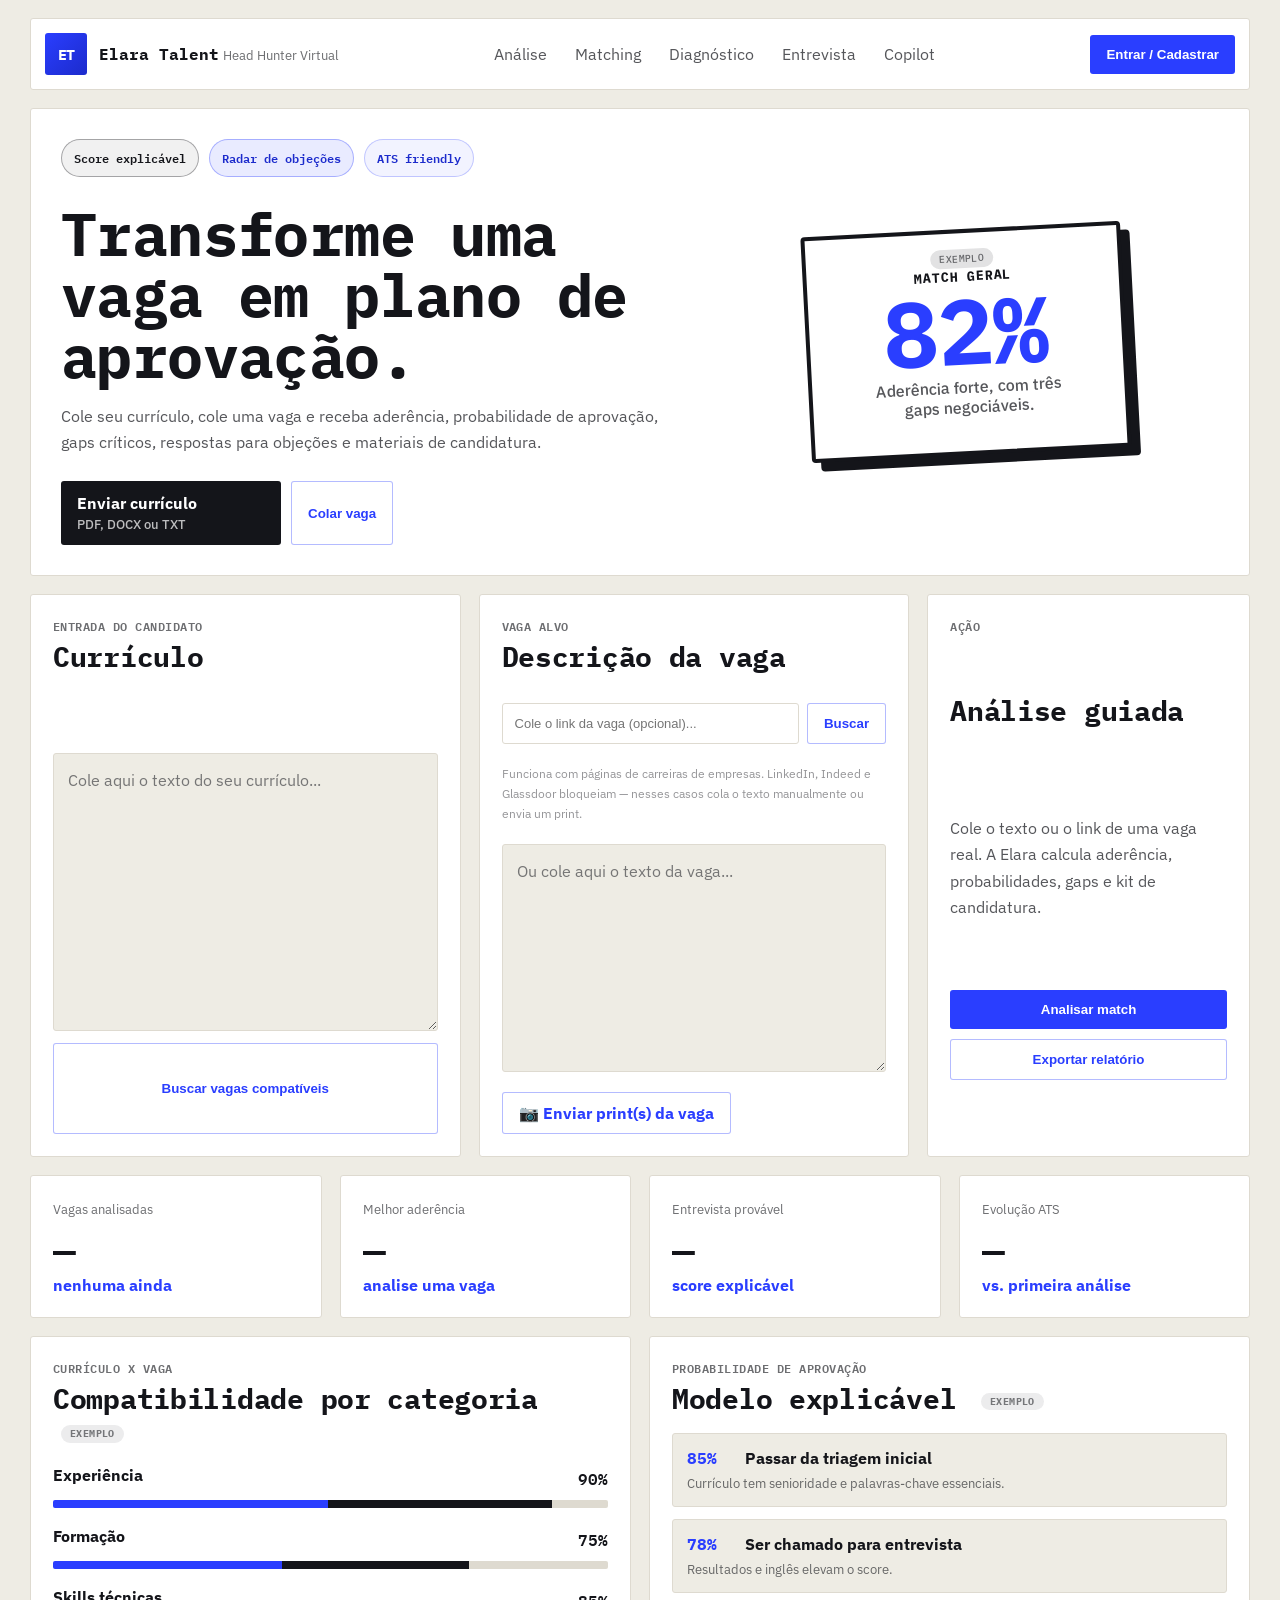
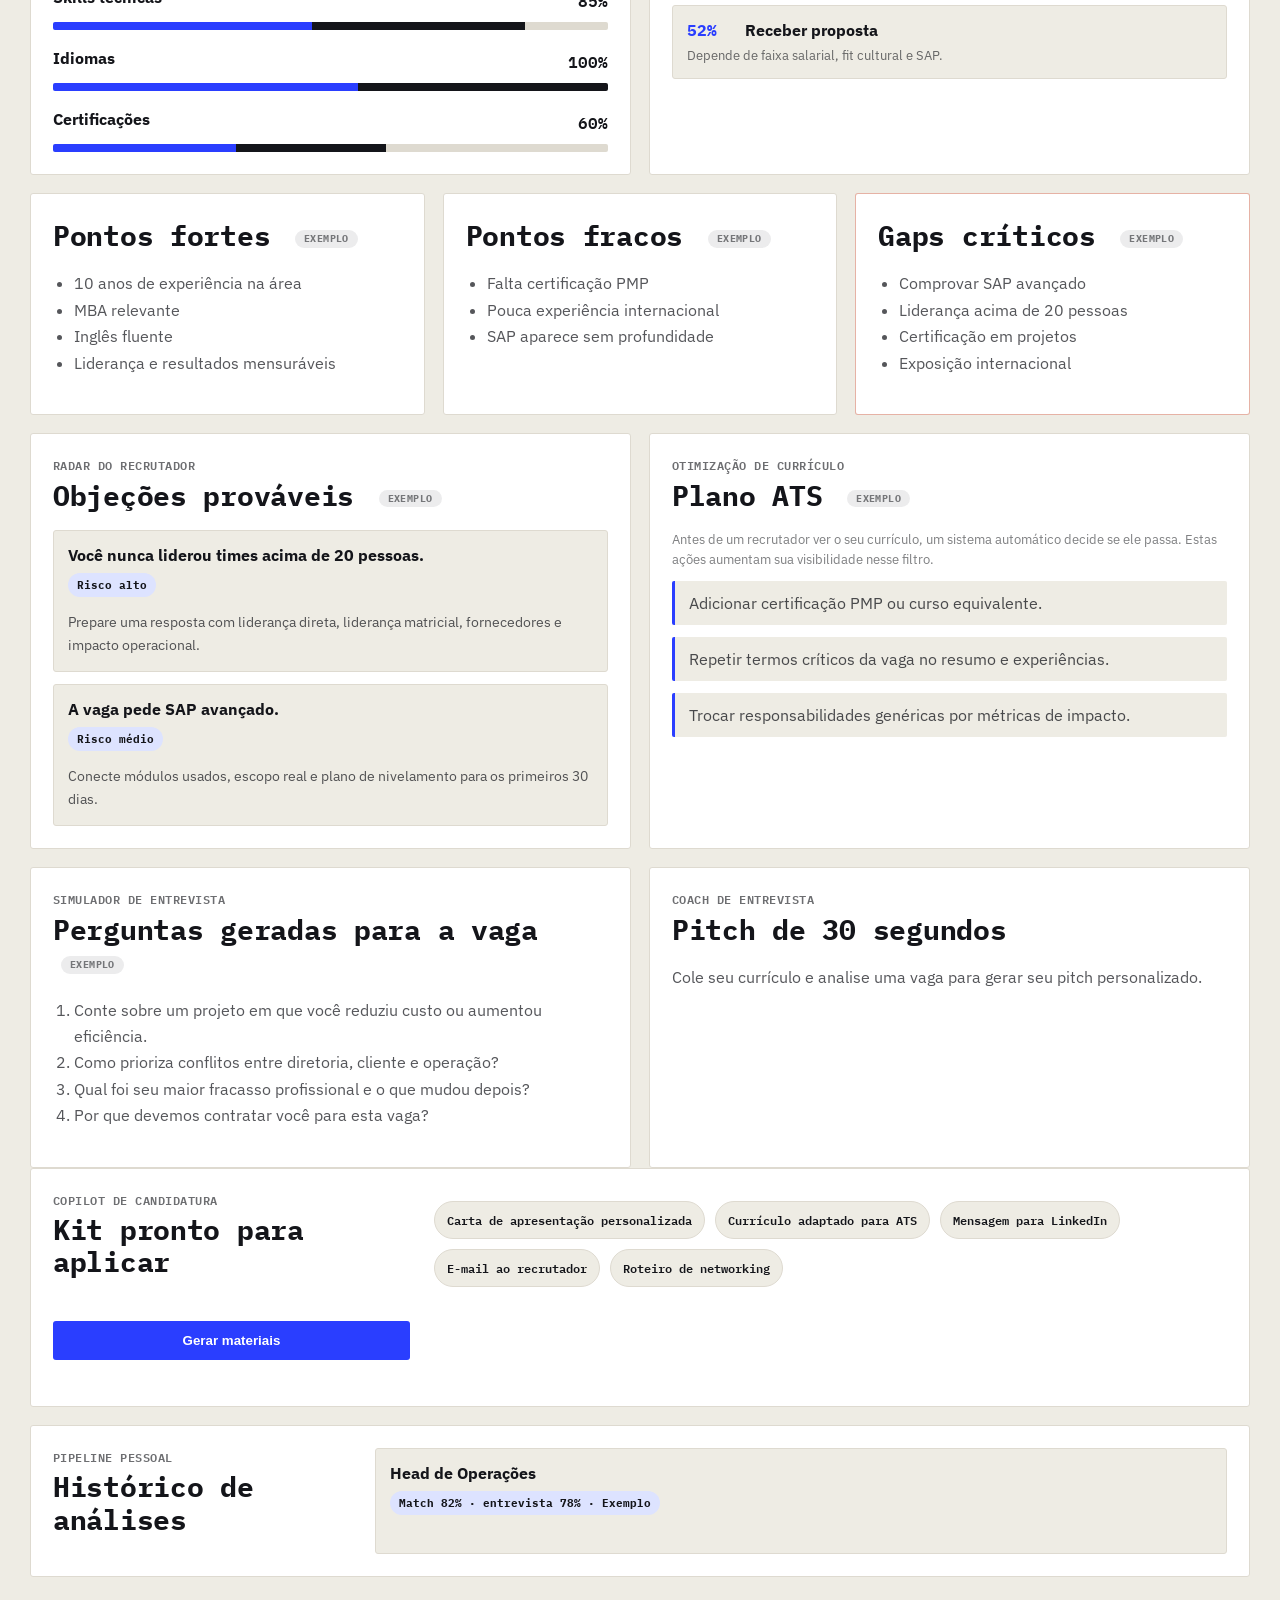
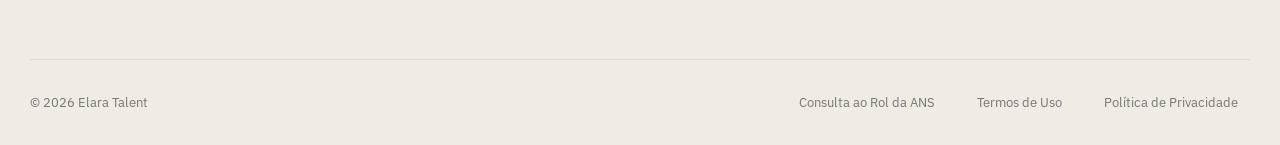
<file: index.html>
<!doctype html>
<html lang="pt-BR">
  <head>
    <meta charset="utf-8" />
    <meta name="viewport" content="width=device-width, initial-scale=1" />
    <title>Elara Talent</title>
    <link rel="manifest" href="manifest.json" />
    <link rel="apple-touch-icon" href="/icons/apple-touch-icon.png" />
    <meta name="theme-color" content="#6e44ff" />
    <meta name="mobile-web-app-capable" content="yes" />
    <meta name="apple-mobile-web-app-capable" content="yes" />
    <meta name="apple-mobile-web-app-status-bar-style" content="black-translucent" />
    <meta name="apple-mobile-web-app-title" content="Elara Talent" />
    <link rel="preconnect" href="https://fonts.googleapis.com" />
    <link rel="preconnect" href="https://fonts.gstatic.com" crossorigin />
    <link href="https://fonts.googleapis.com/css2?family=IBM+Plex+Mono:wght@400;500;600;700&family=IBM+Plex+Sans:wght@400;500;600;700&display=swap" rel="stylesheet" />
    <link rel="stylesheet" href="styles.css" />
  </head>
  <body>
    <main class="shell">
      <header class="topbar">
        <div class="brand">
          <span class="mark">ET</span>
          <div>
            <strong>Elara Talent</strong>
            <small>Head Hunter Virtual</small>
          </div>
        </div>
        <nav>
          <a href="#analise">Análise</a>
          <a href="#matching">Matching</a>
          <a href="#diagnostico">Diagnóstico</a>
          <a href="#entrevista">Entrevista</a>
          <a href="#copilot">Copilot</a>
        </nav>
        <div id="auth-area">
          <!-- preenchido por JS -->
        </div>
      </header>

      <section class="hero">
        <div class="hero-copy">
          <div class="badges">
            <span>Score explicável</span>
            <span>Radar de objeções</span>
            <span>ATS friendly</span>
          </div>
          <h1>Transforme uma vaga em plano de aprovação.</h1>
          <p>
            Cole seu currículo, cole uma vaga e receba aderência, probabilidade de aprovação,
            gaps críticos, respostas para objeções e materiais de candidatura.
          </p>
          <div class="actions">
            <label>
              <input type="file" id="resume-file" accept=".pdf,.docx,.txt" />
              <strong>Enviar currículo</strong>
              <small>PDF, DOCX ou TXT</small>
            </label>
            <button class="secondary" id="paste-job-button">Colar vaga</button>
          </div>
        </div>
        <div class="radar" aria-label="Match geral de 82%">
          <div class="ring">
            <span class="example-badge">Exemplo</span>
            <small>Match geral</small>
            <strong id="match-score">82%</strong>
            <span id="match-caption">Aderência forte, com três gaps negociáveis.</span>
          </div>
        </div>
      </section>

      <div class="paywall-banner" id="paywall-banner">
        <p><strong>Você usou suas 2 análises gratuitas deste mês.</strong> Compre créditos para continuar analisando.</p>
        <button id="btn-open-upgrade">Comprar créditos — a partir de R$ 5,00</button>
      </div>

      <section class="workspace" id="analise">
        <article class="panel input-panel">
          <div>
            <p class="eyebrow">Entrada do candidato</p>
            <h2>Currículo</h2>
          </div>
          <textarea id="resume-input" rows="8" placeholder="Cole aqui o texto do seu currículo..." spellcheck="false"></textarea>
          <div class="pii-banner" id="pii-banner" hidden>
            <p>Encontramos informações pessoais que normalmente não são necessárias para a análise. Deseja removê-las automaticamente?</p>
            <div class="pii-banner-actions">
              <button id="pii-remove-button">Remover automaticamente</button>
              <button class="secondary" id="pii-keep-button">Manter assim</button>
            </div>
          </div>
          <button class="secondary" id="search-jobs-button">Buscar vagas compatíveis</button>
        </article>
        <article class="panel input-panel">
          <div>
            <p class="eyebrow">Vaga alvo</p>
            <h2>Descrição da vaga</h2>
          </div>
          <div class="url-row">
            <input type="url" id="job-url-input" placeholder="Cole o link da vaga (opcional)..." />
            <button id="fetch-job-button" class="secondary">Buscar</button>
          </div>
          <p class="url-hint">Funciona com páginas de carreiras de empresas. LinkedIn, Indeed e Glassdoor bloqueiam — nesses casos cola o texto manualmente ou envia um print.</p>
          <textarea id="job-input" rows="8" placeholder="Ou cole aqui o texto da vaga..." spellcheck="false"></textarea>
          <label class="job-image-upload">
            <input type="file" id="job-image-input" accept="image/png,image/jpeg,image/webp" multiple hidden />
            <span class="secondary" id="job-image-label">📷 Enviar print(s) da vaga</span>
          </label>
        </article>
        <article class="panel command-panel">
          <p class="eyebrow">Ação</p>
          <h2>Análise guiada</h2>
          <p>Cole o texto ou o link de uma vaga real. A Elara calcula aderência, probabilidades, gaps e kit de candidatura.</p>
          <div class="button-stack">
            <button id="analyze-button">Analisar match</button>
            <button class="secondary" id="export-report-button">Exportar relatório</button>
          </div>
          <div class="usage-counter" id="usage-info"></div>
        </article>
      </section>

      <section class="panel" id="job-results-panel" hidden>
        <div>
          <p class="eyebrow">Vagas reais</p>
          <h2>Vagas compatíveis encontradas</h2>
          <p class="section-hint">Resultados da Adzuna com base no seu currículo. O score aqui é uma estimativa rápida por palavras-chave — use "Analisar em detalhe" para a análise completa.</p>
        </div>
        <div class="job-results-list" id="job-results-list"></div>
      </section>

      <section class="metrics">
        <article><small>Vagas analisadas</small><strong id="metric-count">—</strong><span id="metric-count-sub">nenhuma ainda</span></article>
        <article><small>Melhor aderência</small><strong id="metric-best-match">—</strong><span id="metric-best-role">analise uma vaga</span></article>
        <article><small>Entrevista provável</small><strong id="metric-interview">—</strong><span id="metric-interview-sub">score explicável</span></article>
        <article><small>Evolução ATS</small><strong id="metric-ats">—</strong><span id="metric-ats-sub">vs. primeira análise</span></article>
      </section>

      <section id="matching" class="grid two">
        <article class="panel">
          <p class="eyebrow">Currículo x vaga</p>
          <h2>Compatibilidade por categoria <span class="example-badge">Exemplo</span></h2>
          <div class="bars">
            <span data-category="experience" style="--v:90%"><b>Experiência</b><i>90%</i></span>
            <span data-category="education" style="--v:75%"><b>Formação</b><i>75%</i></span>
            <span data-category="skills" style="--v:85%"><b>Skills técnicas</b><i>85%</i></span>
            <span data-category="languages" style="--v:100%"><b>Idiomas</b><i>100%</i></span>
            <span data-category="certifications" style="--v:60%"><b>Certificações</b><i>60%</i></span>
          </div>
        </article>
        <article class="panel">
          <p class="eyebrow">Probabilidade de aprovação</p>
          <h2>Modelo explicável <span class="example-badge">Exemplo</span></h2>
          <div class="probabilities">
            <div><strong id="screening-score">85%</strong><span>Passar da triagem inicial</span><small id="screening-reason">Currículo tem senioridade e palavras-chave essenciais.</small></div>
            <div><strong id="interview-score">78%</strong><span>Ser chamado para entrevista</span><small id="interview-reason">Resultados e inglês elevam o score.</small></div>
            <div><strong id="offer-score">52%</strong><span>Receber proposta</span><small id="offer-reason">Depende de faixa salarial, fit cultural e SAP.</small></div>
          </div>
        </article>
      </section>

      <section id="diagnostico" class="grid three">
        <article class="panel">
          <h2>Pontos fortes <span class="example-badge">Exemplo</span></h2>
          <ul id="strengths-list">
            <li>10 anos de experiência na área</li>
            <li>MBA relevante</li>
            <li>Inglês fluente</li>
            <li>Liderança e resultados mensuráveis</li>
          </ul>
        </article>
        <article class="panel">
          <h2>Pontos fracos <span class="example-badge">Exemplo</span></h2>
          <ul id="weaknesses-list">
            <li>Falta certificação PMP</li>
            <li>Pouca experiência internacional</li>
            <li>SAP aparece sem profundidade</li>
          </ul>
        </article>
        <article class="panel copper">
          <h2>Gaps críticos <span class="example-badge">Exemplo</span></h2>
          <ul id="critical-gaps-list">
            <li>Comprovar SAP avançado</li>
            <li>Liderança acima de 20 pessoas</li>
            <li>Certificação em projetos</li>
            <li>Exposição internacional</li>
          </ul>
        </article>
      </section>

      <section class="grid two">
        <article class="panel">
          <p class="eyebrow">Radar do recrutador</p>
          <h2>Objeções prováveis <span class="example-badge">Exemplo</span></h2>
          <div class="objections" id="objections-list">
            <article>
              <strong>Você nunca liderou times acima de 20 pessoas.</strong>
              <span>Risco alto</span>
              <p>Prepare uma resposta com liderança direta, liderança matricial, fornecedores e impacto operacional.</p>
            </article>
            <article>
              <strong>A vaga pede SAP avançado.</strong>
              <span>Risco médio</span>
              <p>Conecte módulos usados, escopo real e plano de nivelamento para os primeiros 30 dias.</p>
            </article>
          </div>
        </article>
        <article class="panel">
          <p class="eyebrow">Otimização de currículo</p>
          <h2>Plano ATS <span class="example-badge">Exemplo</span></h2>
          <p class="section-hint">Antes de um recrutador ver o seu currículo, um sistema automático decide se ele passa. Estas ações aumentam sua visibilidade nesse filtro.</p>
          <div class="ats-plan" id="ats-plan">
            <span>Adicionar certificação PMP ou curso equivalente.</span>
            <span>Repetir termos críticos da vaga no resumo e experiências.</span>
            <span>Trocar responsabilidades genéricas por métricas de impacto.</span>
          </div>
        </article>
      </section>

      <section id="entrevista" class="grid two">
        <article class="panel">
          <p class="eyebrow">Simulador de entrevista</p>
          <h2>Perguntas geradas para a vaga <span class="example-badge">Exemplo</span></h2>
          <ol id="interview-list">
            <li>Conte sobre um projeto em que você reduziu custo ou aumentou eficiência.</li>
            <li>Como prioriza conflitos entre diretoria, cliente e operação?</li>
            <li>Qual foi seu maior fracasso profissional e o que mudou depois?</li>
            <li>Por que devemos contratar você para esta vaga?</li>
          </ol>
        </article>
        <article class="panel">
          <p class="eyebrow">Coach de entrevista</p>
          <h2>Pitch de 30 segundos</h2>
          <p id="pitch-text">Cole seu currículo e analise uma vaga para gerar seu pitch personalizado.</p>
        </article>
      </section>

      <section id="copilot" class="panel copilot">
        <div>
          <p class="eyebrow">Copilot de candidatura</p>
          <h2>Kit pronto para aplicar</h2>
        </div>
        <div class="kit">
          <span>Carta de apresentação personalizada</span>
          <span>Currículo adaptado para ATS</span>
          <span>Mensagem para LinkedIn</span>
          <span>E-mail ao recrutador</span>
          <span>Roteiro de networking</span>
        </div>
        <button id="generate-kit-button">Gerar materiais</button>
        <div class="materials" id="materials" hidden></div>
      </section>

      <section class="panel history-panel">
        <div>
          <p class="eyebrow">Pipeline pessoal</p>
          <h2>Histórico de análises</h2>
        </div>
        <div class="history-list" id="history-list">
          <article>
            <strong>Head de Operações</strong>
            <span>Match 82% · entrevista 78%</span>
          </article>
        </div>
      </section>
    </main>

    <footer class="site-footer">
      <span>© 2026 Elara Talent</span>
      <nav>
        <a href="/rol-ans.html">Consulta ao Rol da ANS</a>
        <a href="/termos.html">Termos de Uso</a>
        <a href="/privacidade.html">Política de Privacidade</a>
      </nav>
    </footer>

    <!-- Modal: Login / Cadastro -->
    <div class="modal-overlay" id="modal-auth">
      <div class="modal">
        <button class="modal-close" id="modal-auth-close" aria-label="Fechar">✕</button>
        <h2 id="auth-modal-title">Entrar</h2>
        <div class="modal-error" id="auth-error"></div>

        <!-- Login / Registo -->
        <div id="auth-login-form">
          <div id="auth-form-name" style="display:none">
            <input type="text" id="auth-name" placeholder="Seu nome (opcional)" />
          </div>
          <input type="email" id="auth-email" placeholder="E-mail" />
          <input type="password" id="auth-password" placeholder="Senha" />
          <div id="auth-form-terms" style="display:none">
            <label class="terms-checkbox">
              <input type="checkbox" id="auth-terms-checkbox" />
              <span>Li e aceito os <a href="/termos.html" target="_blank" rel="noopener">Termos de Uso</a> e a <a href="/privacidade.html" target="_blank" rel="noopener">Política de Privacidade</a>.</span>
            </label>
          </div>
          <button class="primary" id="auth-submit">Entrar</button>
          <div class="switch-link" id="auth-switch">
            Não tem conta? <a id="auth-toggle">Cadastre-se grátis</a>
          </div>
          <div class="switch-link" style="margin-top:6px">
            <a id="auth-forgot">Esqueceu a senha?</a>
          </div>
        </div>

        <!-- Recuperação de senha -->
        <div id="auth-forgot-form" style="display:none">
          <p style="font-size:14px;color:rgba(24,32,27,0.62);margin:0 0 12px">Informe seu e-mail e enviaremos um link para você redefinir a senha.</p>
          <input type="email" id="forgot-email" placeholder="E-mail" />
          <button class="primary" id="forgot-submit">Enviar link</button>
          <div class="switch-link" style="margin-top:8px">
            <a id="forgot-back">Voltar ao login</a>
          </div>
        </div>
      </div>
    </div>

    <!-- Modal: Redefinir senha (via link no e-mail) -->
    <div class="modal-overlay" id="modal-reset">
      <div class="modal">
        <h2>Nova senha</h2>
        <div class="modal-error" id="reset-error"></div>
        <input type="password" id="reset-password" placeholder="Nova senha" />
        <input type="password" id="reset-password-confirm" placeholder="Confirmar nova senha" />
        <button class="primary" id="reset-submit">Redefinir senha</button>
      </div>
    </div>

    <!-- Modal: Upgrade / Planos -->
    <div class="modal-overlay" id="modal-upgrade">
      <div class="modal">
        <button class="modal-close" id="modal-upgrade-close" aria-label="Fechar">✕</button>
        <h2>Comprar créditos</h2>
        <p style="color:rgba(24,32,27,0.62);margin:0 0 4px;font-size:14px;">
          Cada crédito equivale a uma análise de match. Compra única, sem assinatura — use quando precisar.
        </p>
        <div class="plan-cards">
          <div class="plan-card" data-credits="5">
            <strong>5 créditos <span class="price">R$ 5,00</span></strong>
            <span>R$ 1,00 por análise</span>
          </div>
          <div class="plan-card selected" data-credits="10">
            <strong>10 créditos <span class="price">R$ 8,00</span></strong>
            <span>R$ 0,80 por análise · economize 20%</span>
          </div>
          <div class="plan-card" data-credits="20">
            <strong>20 créditos <span class="price">R$ 14,00</span></strong>
            <span>R$ 0,70 por análise · economize 30%</span>
          </div>
          <div class="plan-card" data-credits="30">
            <strong>30 créditos <span class="price">R$ 20,00</span></strong>
            <span>R$ 0,67 por análise · economize 33%</span>
          </div>
        </div>
        <button class="primary" id="btn-checkout">Comprar agora</button>
        <div class="switch-link" style="margin-top:10px;font-size:12px;">
          Pagamento seguro via MercadoPago · PIX ou cartão
        </div>
      </div>
    </div>

    <script src="app.js"></script>
  </body>
</html>
</file>
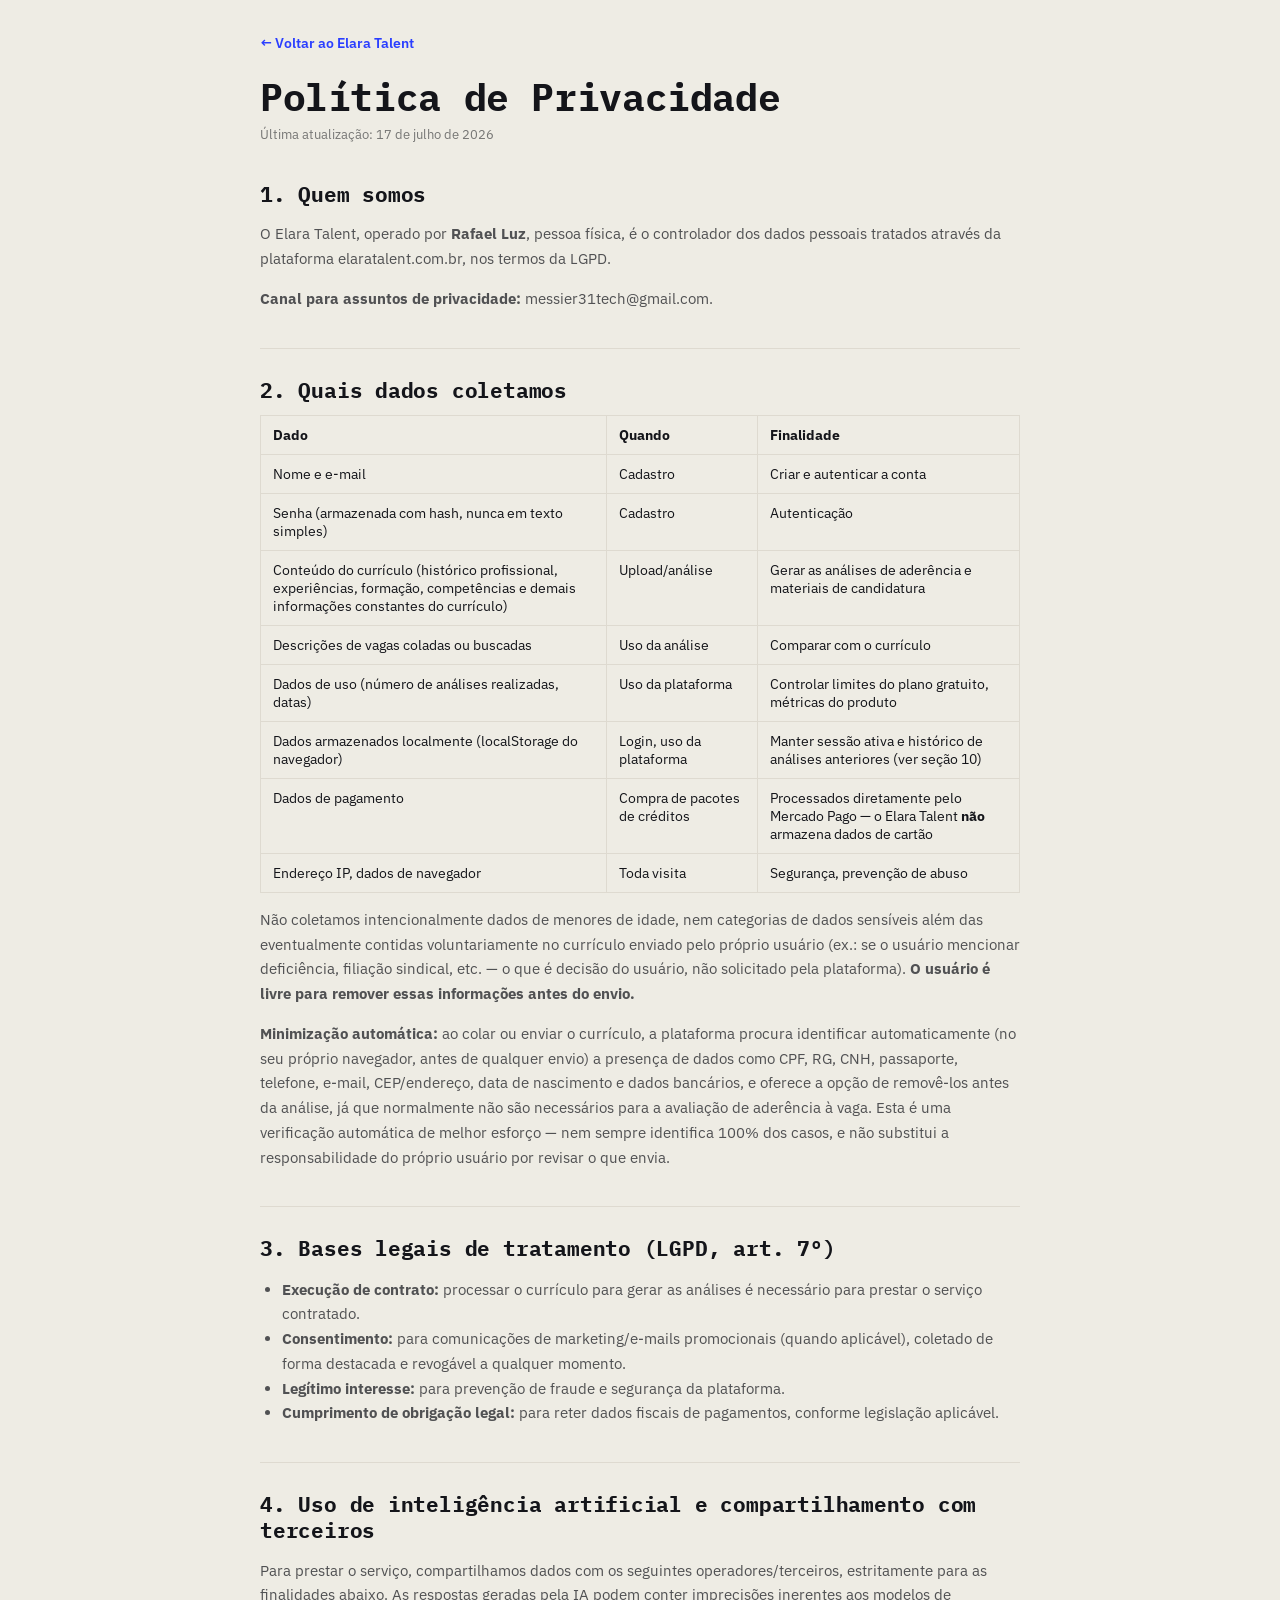
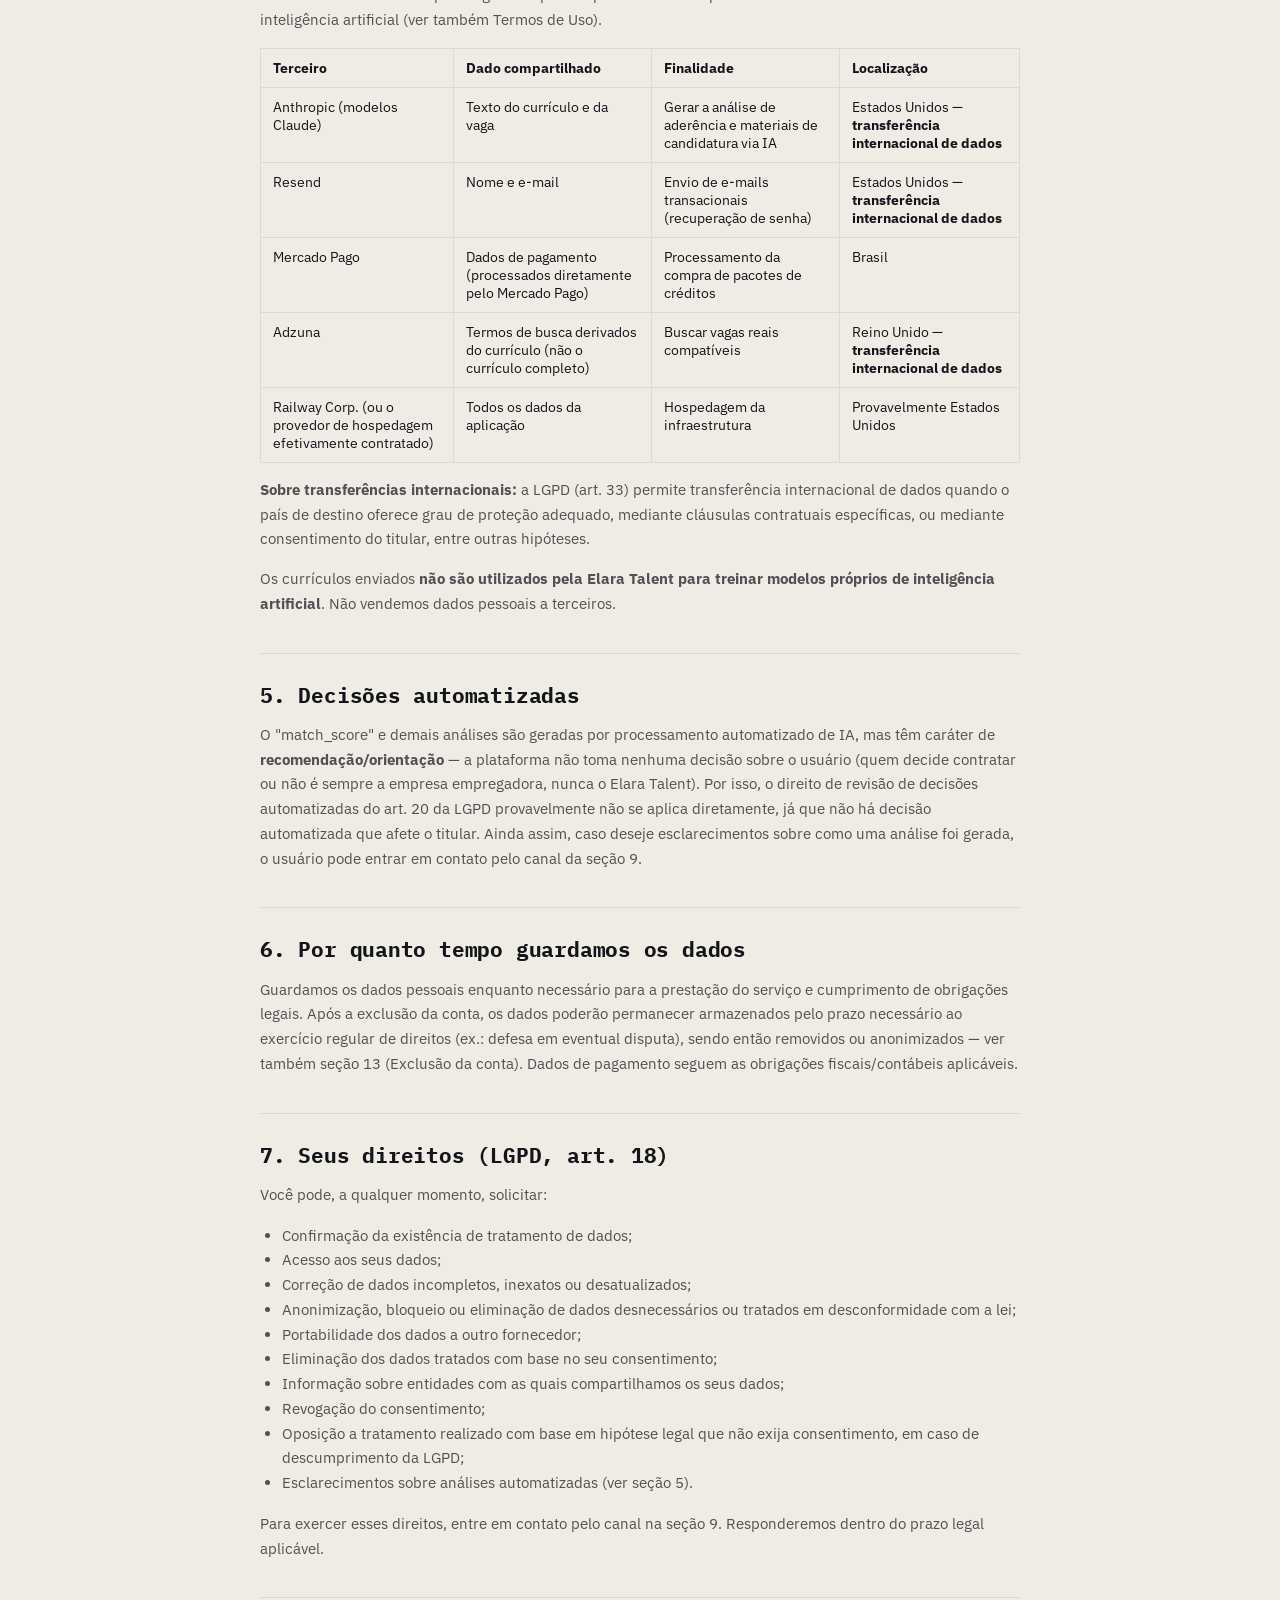
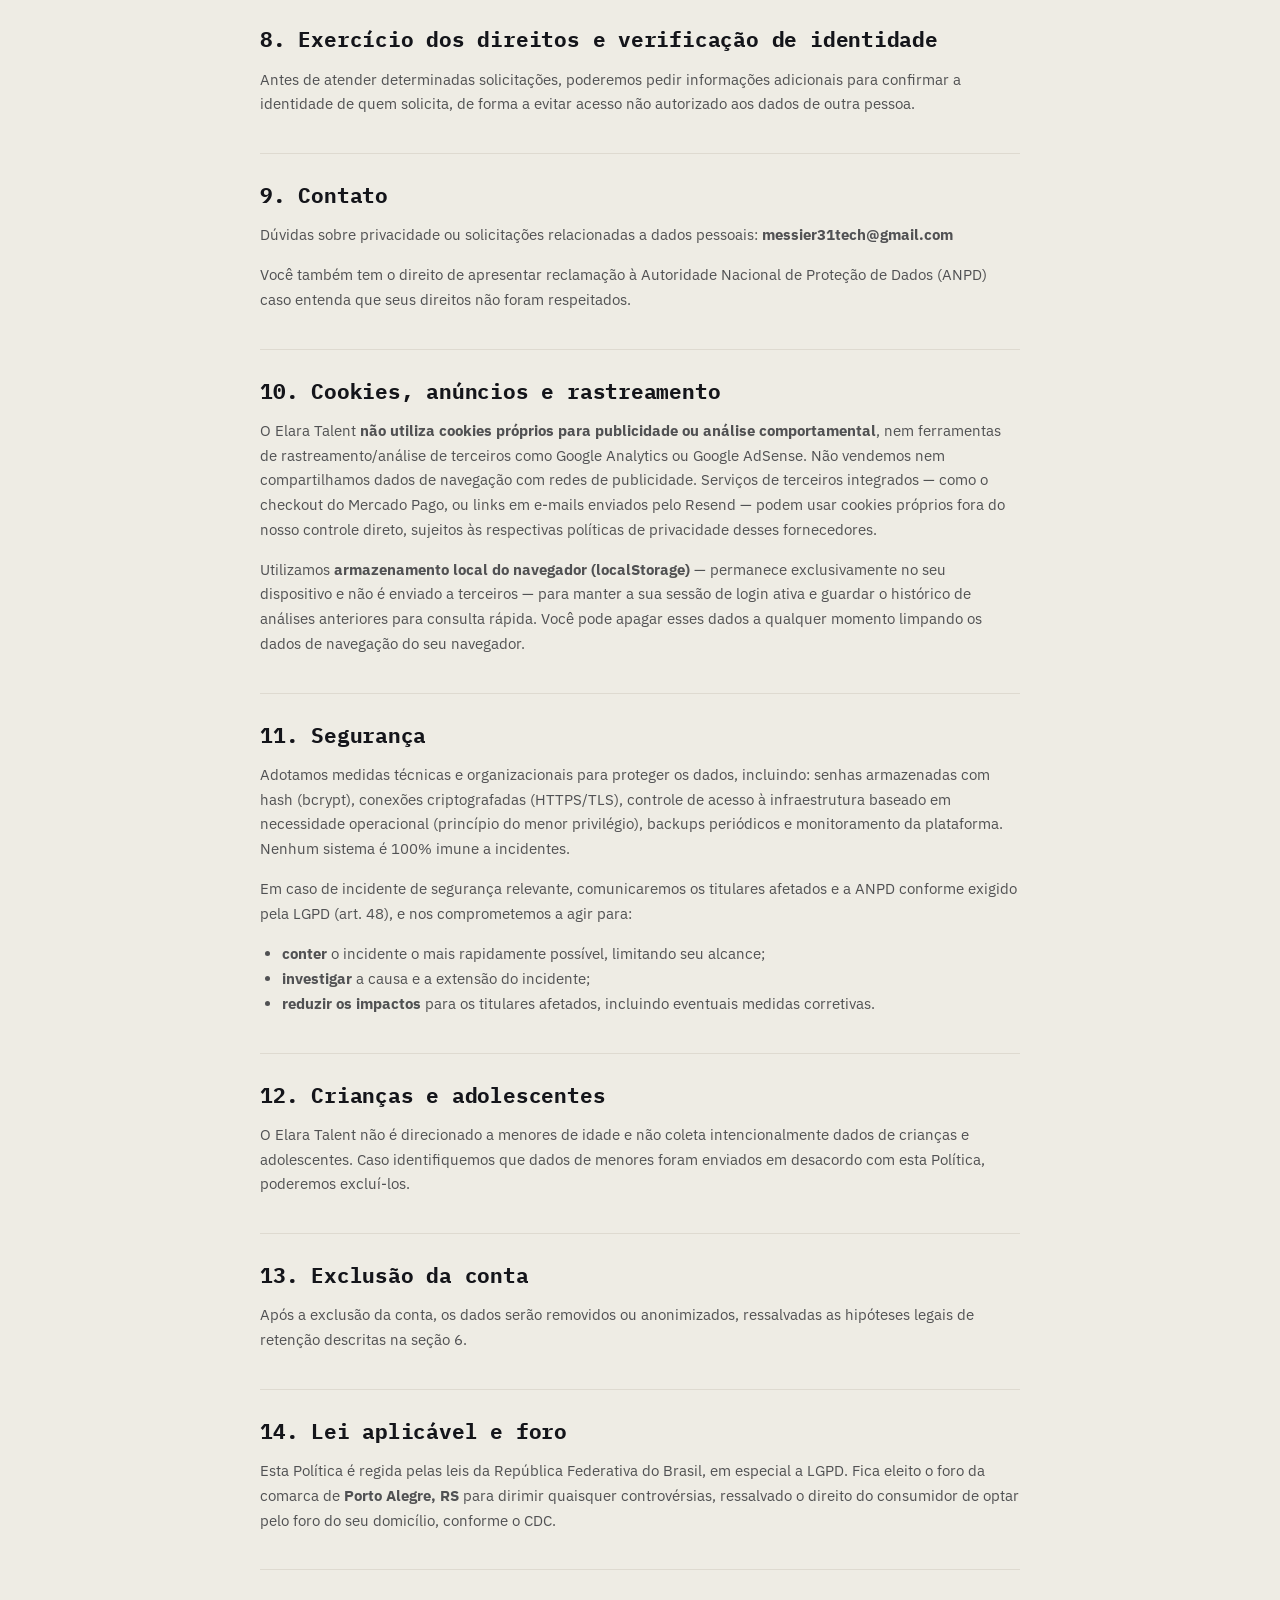
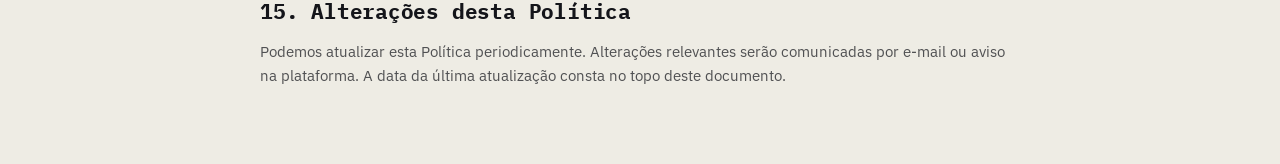
<file: privacidade.html>
<!doctype html>
<html lang="pt-BR">
  <head>
    <meta charset="utf-8" />
    <meta name="viewport" content="width=device-width, initial-scale=1" />
    <title>Política de Privacidade — Elara Talent</title>
    <link rel="preconnect" href="https://fonts.googleapis.com" />
    <link rel="preconnect" href="https://fonts.gstatic.com" crossorigin />
    <link href="https://fonts.googleapis.com/css2?family=IBM+Plex+Mono:wght@400;500;600;700&family=IBM+Plex+Sans:wght@400;500;600;700&display=swap" rel="stylesheet" />
    <link rel="stylesheet" href="styles.css" />
  </head>
  <body>
    <main class="legal-shell legal-page">
      <a class="legal-back" href="/">← Voltar ao Elara Talent</a>

      <h1>Política de Privacidade</h1>
      <p class="legal-updated">Última atualização: 17 de julho de 2026</p>

      <h2>1. Quem somos</h2>
      <p>O Elara Talent, operado por <strong>Rafael Luz</strong>, pessoa física, é o controlador dos dados pessoais tratados através da plataforma elaratalent.com.br, nos termos da LGPD.</p>
      <p><strong>Canal para assuntos de privacidade:</strong> messier31tech@gmail.com.</p>

      <h2>2. Quais dados coletamos</h2>
      <table>
        <thead>
          <tr><th>Dado</th><th>Quando</th><th>Finalidade</th></tr>
        </thead>
        <tbody>
          <tr><td>Nome e e-mail</td><td>Cadastro</td><td>Criar e autenticar a conta</td></tr>
          <tr><td>Senha (armazenada com hash, nunca em texto simples)</td><td>Cadastro</td><td>Autenticação</td></tr>
          <tr><td>Conteúdo do currículo (histórico profissional, experiências, formação, competências e demais informações constantes do currículo)</td><td>Upload/análise</td><td>Gerar as análises de aderência e materiais de candidatura</td></tr>
          <tr><td>Descrições de vagas coladas ou buscadas</td><td>Uso da análise</td><td>Comparar com o currículo</td></tr>
          <tr><td>Dados de uso (número de análises realizadas, datas)</td><td>Uso da plataforma</td><td>Controlar limites do plano gratuito, métricas do produto</td></tr>
          <tr><td>Dados armazenados localmente (localStorage do navegador)</td><td>Login, uso da plataforma</td><td>Manter sessão ativa e histórico de análises anteriores (ver seção 10)</td></tr>
          <tr><td>Dados de pagamento</td><td>Compra de pacotes de créditos</td><td>Processados diretamente pelo Mercado Pago — o Elara Talent <strong>não</strong> armazena dados de cartão</td></tr>
          <tr><td>Endereço IP, dados de navegador</td><td>Toda visita</td><td>Segurança, prevenção de abuso</td></tr>
        </tbody>
      </table>
      <p>Não coletamos intencionalmente dados de menores de idade, nem categorias de dados sensíveis além das eventualmente contidas voluntariamente no currículo enviado pelo próprio usuário (ex.: se o usuário mencionar deficiência, filiação sindical, etc. — o que é decisão do usuário, não solicitado pela plataforma). <strong>O usuário é livre para remover essas informações antes do envio.</strong></p>
      <p><strong>Minimização automática:</strong> ao colar ou enviar o currículo, a plataforma procura identificar automaticamente (no seu próprio navegador, antes de qualquer envio) a presença de dados como CPF, RG, CNH, passaporte, telefone, e-mail, CEP/endereço, data de nascimento e dados bancários, e oferece a opção de removê-los antes da análise, já que normalmente não são necessários para a avaliação de aderência à vaga. Esta é uma verificação automática de melhor esforço — nem sempre identifica 100% dos casos, e não substitui a responsabilidade do próprio usuário por revisar o que envia.</p>

      <h2>3. Bases legais de tratamento (LGPD, art. 7º)</h2>
      <ul>
        <li><strong>Execução de contrato:</strong> processar o currículo para gerar as análises é necessário para prestar o serviço contratado.</li>
        <li><strong>Consentimento:</strong> para comunicações de marketing/e-mails promocionais (quando aplicável), coletado de forma destacada e revogável a qualquer momento.</li>
        <li><strong>Legítimo interesse:</strong> para prevenção de fraude e segurança da plataforma.</li>
        <li><strong>Cumprimento de obrigação legal:</strong> para reter dados fiscais de pagamentos, conforme legislação aplicável.</li>
      </ul>

      <h2>4. Uso de inteligência artificial e compartilhamento com terceiros</h2>
      <p>Para prestar o serviço, compartilhamos dados com os seguintes operadores/terceiros, estritamente para as finalidades abaixo. As respostas geradas pela IA podem conter imprecisões inerentes aos modelos de inteligência artificial (ver também Termos de Uso).</p>
      <table>
        <thead>
          <tr><th>Terceiro</th><th>Dado compartilhado</th><th>Finalidade</th><th>Localização</th></tr>
        </thead>
        <tbody>
          <tr><td>Anthropic (modelos Claude)</td><td>Texto do currículo e da vaga</td><td>Gerar a análise de aderência e materiais de candidatura via IA</td><td>Estados Unidos — <strong>transferência internacional de dados</strong></td></tr>
          <tr><td>Resend</td><td>Nome e e-mail</td><td>Envio de e-mails transacionais (recuperação de senha)</td><td>Estados Unidos — <strong>transferência internacional de dados</strong></td></tr>
          <tr><td>Mercado Pago</td><td>Dados de pagamento (processados diretamente pelo Mercado Pago)</td><td>Processamento da compra de pacotes de créditos</td><td>Brasil</td></tr>
          <tr><td>Adzuna</td><td>Termos de busca derivados do currículo (não o currículo completo)</td><td>Buscar vagas reais compatíveis</td><td>Reino Unido — <strong>transferência internacional de dados</strong></td></tr>
          <tr><td>Railway Corp. (ou o provedor de hospedagem efetivamente contratado)</td><td>Todos os dados da aplicação</td><td>Hospedagem da infraestrutura</td><td>Provavelmente Estados Unidos</td></tr>
        </tbody>
      </table>
      <p><strong>Sobre transferências internacionais:</strong> a LGPD (art. 33) permite transferência internacional de dados quando o país de destino oferece grau de proteção adequado, mediante cláusulas contratuais específicas, ou mediante consentimento do titular, entre outras hipóteses.</p>
      <p>Os currículos enviados <strong>não são utilizados pela Elara Talent para treinar modelos próprios de inteligência artificial</strong>. Não vendemos dados pessoais a terceiros.</p>

      <h2>5. Decisões automatizadas</h2>
      <p>O "match_score" e demais análises são geradas por processamento automatizado de IA, mas têm caráter de <strong>recomendação/orientação</strong> — a plataforma não toma nenhuma decisão sobre o usuário (quem decide contratar ou não é sempre a empresa empregadora, nunca o Elara Talent). Por isso, o direito de revisão de decisões automatizadas do art. 20 da LGPD provavelmente não se aplica diretamente, já que não há decisão automatizada que afete o titular. Ainda assim, caso deseje esclarecimentos sobre como uma análise foi gerada, o usuário pode entrar em contato pelo canal da seção 9.</p>

      <h2>6. Por quanto tempo guardamos os dados</h2>
      <p>Guardamos os dados pessoais enquanto necessário para a prestação do serviço e cumprimento de obrigações legais. Após a exclusão da conta, os dados poderão permanecer armazenados pelo prazo necessário ao exercício regular de direitos (ex.: defesa em eventual disputa), sendo então removidos ou anonimizados — ver também seção 13 (Exclusão da conta). Dados de pagamento seguem as obrigações fiscais/contábeis aplicáveis.</p>

      <h2>7. Seus direitos (LGPD, art. 18)</h2>
      <p>Você pode, a qualquer momento, solicitar:</p>
      <ul>
        <li>Confirmação da existência de tratamento de dados;</li>
        <li>Acesso aos seus dados;</li>
        <li>Correção de dados incompletos, inexatos ou desatualizados;</li>
        <li>Anonimização, bloqueio ou eliminação de dados desnecessários ou tratados em desconformidade com a lei;</li>
        <li>Portabilidade dos dados a outro fornecedor;</li>
        <li>Eliminação dos dados tratados com base no seu consentimento;</li>
        <li>Informação sobre entidades com as quais compartilhamos os seus dados;</li>
        <li>Revogação do consentimento;</li>
        <li>Oposição a tratamento realizado com base em hipótese legal que não exija consentimento, em caso de descumprimento da LGPD;</li>
        <li>Esclarecimentos sobre análises automatizadas (ver seção 5).</li>
      </ul>
      <p>Para exercer esses direitos, entre em contato pelo canal na seção 9. Responderemos dentro do prazo legal aplicável.</p>

      <h2>8. Exercício dos direitos e verificação de identidade</h2>
      <p>Antes de atender determinadas solicitações, poderemos pedir informações adicionais para confirmar a identidade de quem solicita, de forma a evitar acesso não autorizado aos dados de outra pessoa.</p>

      <h2>9. Contato</h2>
      <p>Dúvidas sobre privacidade ou solicitações relacionadas a dados pessoais: <strong>messier31tech@gmail.com</strong></p>
      <p>Você também tem o direito de apresentar reclamação à Autoridade Nacional de Proteção de Dados (ANPD) caso entenda que seus direitos não foram respeitados.</p>

      <h2>10. Cookies, anúncios e rastreamento</h2>
      <p>O Elara Talent <strong>não utiliza cookies próprios para publicidade ou análise comportamental</strong>, nem ferramentas de rastreamento/análise de terceiros como Google Analytics ou Google AdSense. Não vendemos nem compartilhamos dados de navegação com redes de publicidade. Serviços de terceiros integrados — como o checkout do Mercado Pago, ou links em e-mails enviados pelo Resend — podem usar cookies próprios fora do nosso controle direto, sujeitos às respectivas políticas de privacidade desses fornecedores.</p>
      <p>Utilizamos <strong>armazenamento local do navegador (localStorage)</strong> — permanece exclusivamente no seu dispositivo e não é enviado a terceiros — para manter a sua sessão de login ativa e guardar o histórico de análises anteriores para consulta rápida. Você pode apagar esses dados a qualquer momento limpando os dados de navegação do seu navegador.</p>

      <h2>11. Segurança</h2>
      <p>Adotamos medidas técnicas e organizacionais para proteger os dados, incluindo: senhas armazenadas com hash (bcrypt), conexões criptografadas (HTTPS/TLS), controle de acesso à infraestrutura baseado em necessidade operacional (princípio do menor privilégio), backups periódicos e monitoramento da plataforma. Nenhum sistema é 100% imune a incidentes.</p>
      <p>Em caso de incidente de segurança relevante, comunicaremos os titulares afetados e a ANPD conforme exigido pela LGPD (art. 48), e nos comprometemos a agir para:</p>
      <ul>
        <li><strong>conter</strong> o incidente o mais rapidamente possível, limitando seu alcance;</li>
        <li><strong>investigar</strong> a causa e a extensão do incidente;</li>
        <li><strong>reduzir os impactos</strong> para os titulares afetados, incluindo eventuais medidas corretivas.</li>
      </ul>

      <h2>12. Crianças e adolescentes</h2>
      <p>O Elara Talent não é direcionado a menores de idade e não coleta intencionalmente dados de crianças e adolescentes. Caso identifiquemos que dados de menores foram enviados em desacordo com esta Política, poderemos excluí-los.</p>

      <h2>13. Exclusão da conta</h2>
      <p>Após a exclusão da conta, os dados serão removidos ou anonimizados, ressalvadas as hipóteses legais de retenção descritas na seção 6.</p>

      <h2>14. Lei aplicável e foro</h2>
      <p>Esta Política é regida pelas leis da República Federativa do Brasil, em especial a LGPD. Fica eleito o foro da comarca de <strong>Porto Alegre, RS</strong> para dirimir quaisquer controvérsias, ressalvado o direito do consumidor de optar pelo foro do seu domicílio, conforme o CDC.</p>

      <h2>15. Alterações desta Política</h2>
      <p>Podemos atualizar esta Política periodicamente. Alterações relevantes serão comunicadas por e-mail ou aviso na plataforma. A data da última atualização consta no topo deste documento.</p>
    </main>
  </body>
</html>
</file>
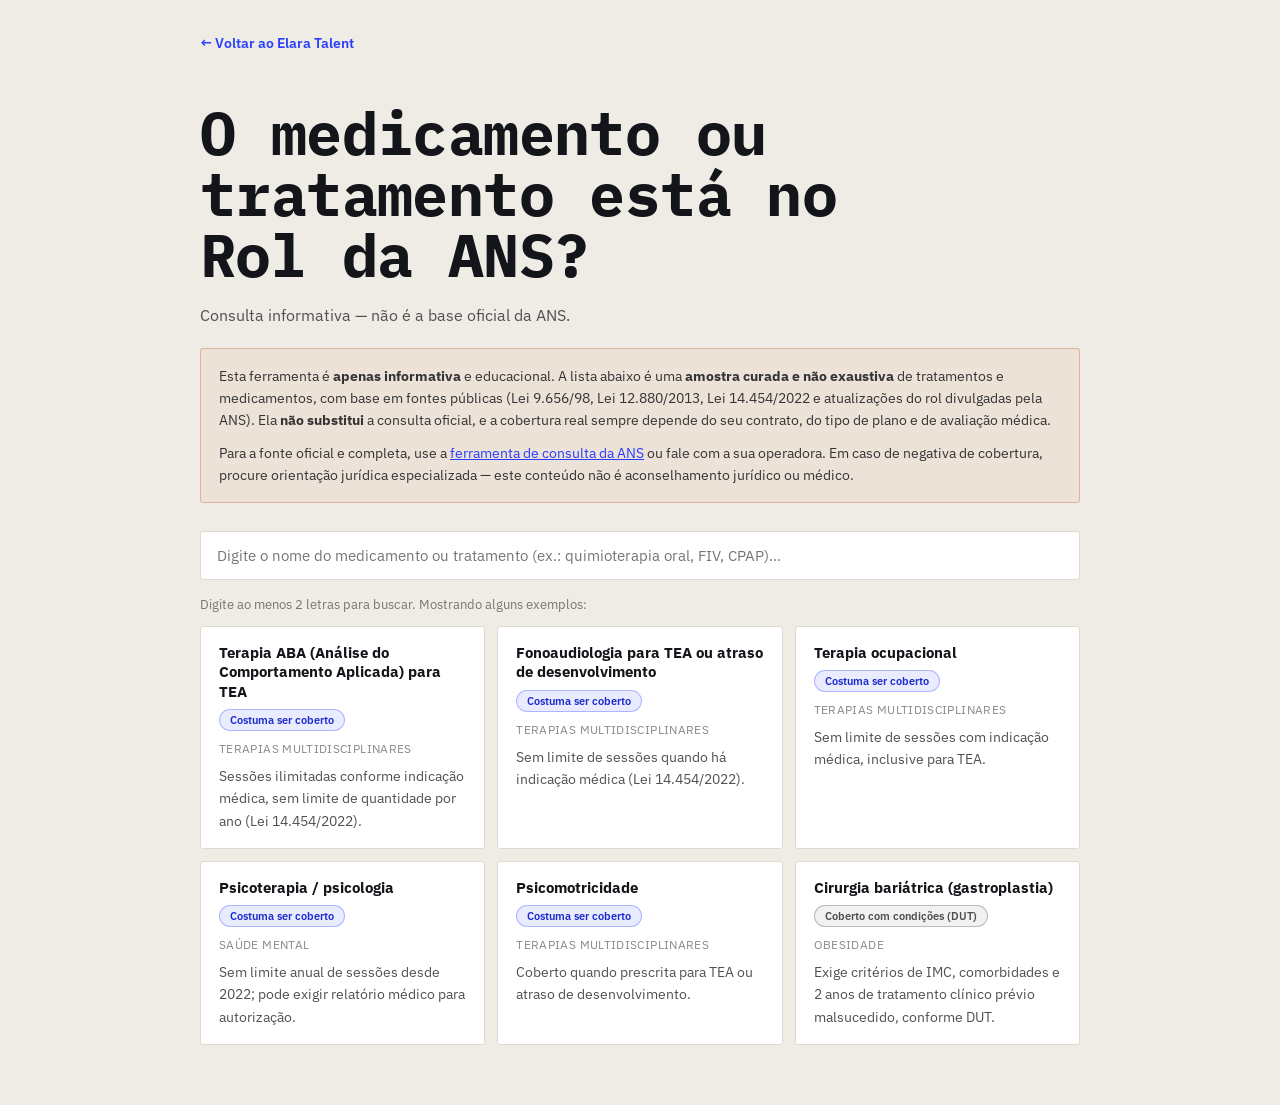
<file: rol-ans.html>
<!doctype html>
<html lang="pt-BR">
  <head>
    <meta charset="utf-8" />
    <meta name="viewport" content="width=device-width, initial-scale=1" />
    <title>Consulta ao Rol da ANS — Elara Talent</title>
    <meta name="description" content="Consulte se um medicamento ou tratamento costuma estar no Rol de Procedimentos e Eventos em Saúde da ANS. Ferramenta informativa, não substitui a consulta oficial." />
    <link rel="preconnect" href="https://fonts.googleapis.com" />
    <link rel="preconnect" href="https://fonts.gstatic.com" crossorigin />
    <link href="https://fonts.googleapis.com/css2?family=IBM+Plex+Mono:wght@400;500;600;700&family=IBM+Plex+Sans:wght@400;500;600;700&display=swap" rel="stylesheet" />
    <link rel="stylesheet" href="styles.css" />
  </head>
  <body>
    <main class="legal-shell rol-shell">
      <a class="legal-back" href="/">← Voltar ao Elara Talent</a>

      <h1>O medicamento ou tratamento está no Rol da ANS?</h1>
      <p class="legal-updated">Consulta informativa — não é a base oficial da ANS.</p>

      <div class="rol-disclaimer">
        <p>
          Esta ferramenta é <strong>apenas informativa</strong> e educacional. A lista abaixo é uma
          <strong>amostra curada e não exaustiva</strong> de tratamentos e medicamentos, com base em
          fontes públicas (Lei 9.656/98, Lei 12.880/2013, Lei 14.454/2022 e atualizações do rol
          divulgadas pela ANS). Ela <strong>não substitui</strong> a consulta oficial, e a cobertura real
          sempre depende do seu contrato, do tipo de plano e de avaliação médica.
        </p>
        <p>
          Para a fonte oficial e completa, use a
          <a href="https://www.ans.gov.br/ROL-web/" target="_blank" rel="noopener">ferramenta de consulta da ANS</a>
          ou fale com a sua operadora. Em caso de negativa de cobertura, procure orientação jurídica
          especializada — este conteúdo não é aconselhamento jurídico ou médico.
        </p>
      </div>

      <div class="rol-search-box">
        <input
          type="text"
          id="rol-search-input"
          placeholder="Digite o nome do medicamento ou tratamento (ex.: quimioterapia oral, FIV, CPAP)..."
          autocomplete="off"
          spellcheck="false"
        />
      </div>

      <p class="rol-hint" id="rol-hint">Digite ao menos 2 letras para buscar. Mostrando alguns exemplos:</p>

      <div class="rol-results" id="rol-results"></div>
    </main>

    <script src="rol-ans-data.js"></script>
    <script src="rol-ans.js"></script>
  </body>
</html>
</file>
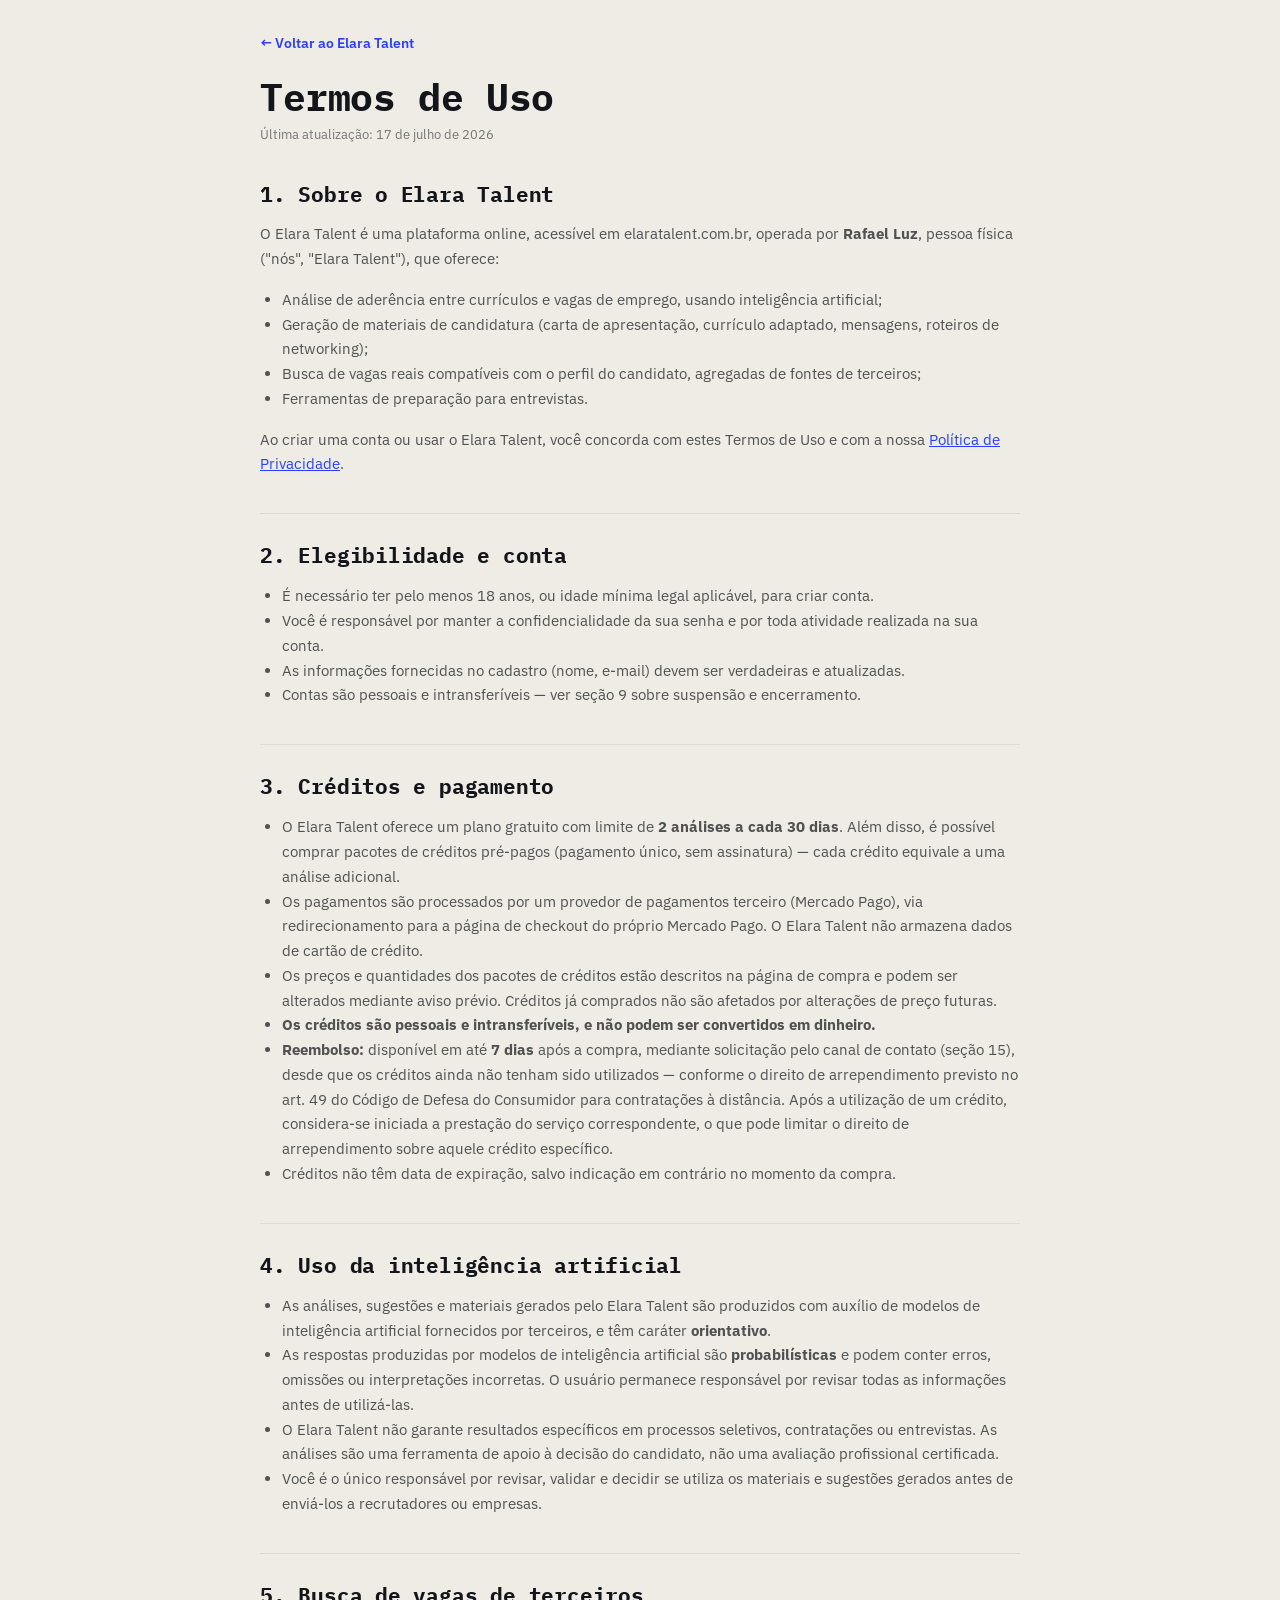
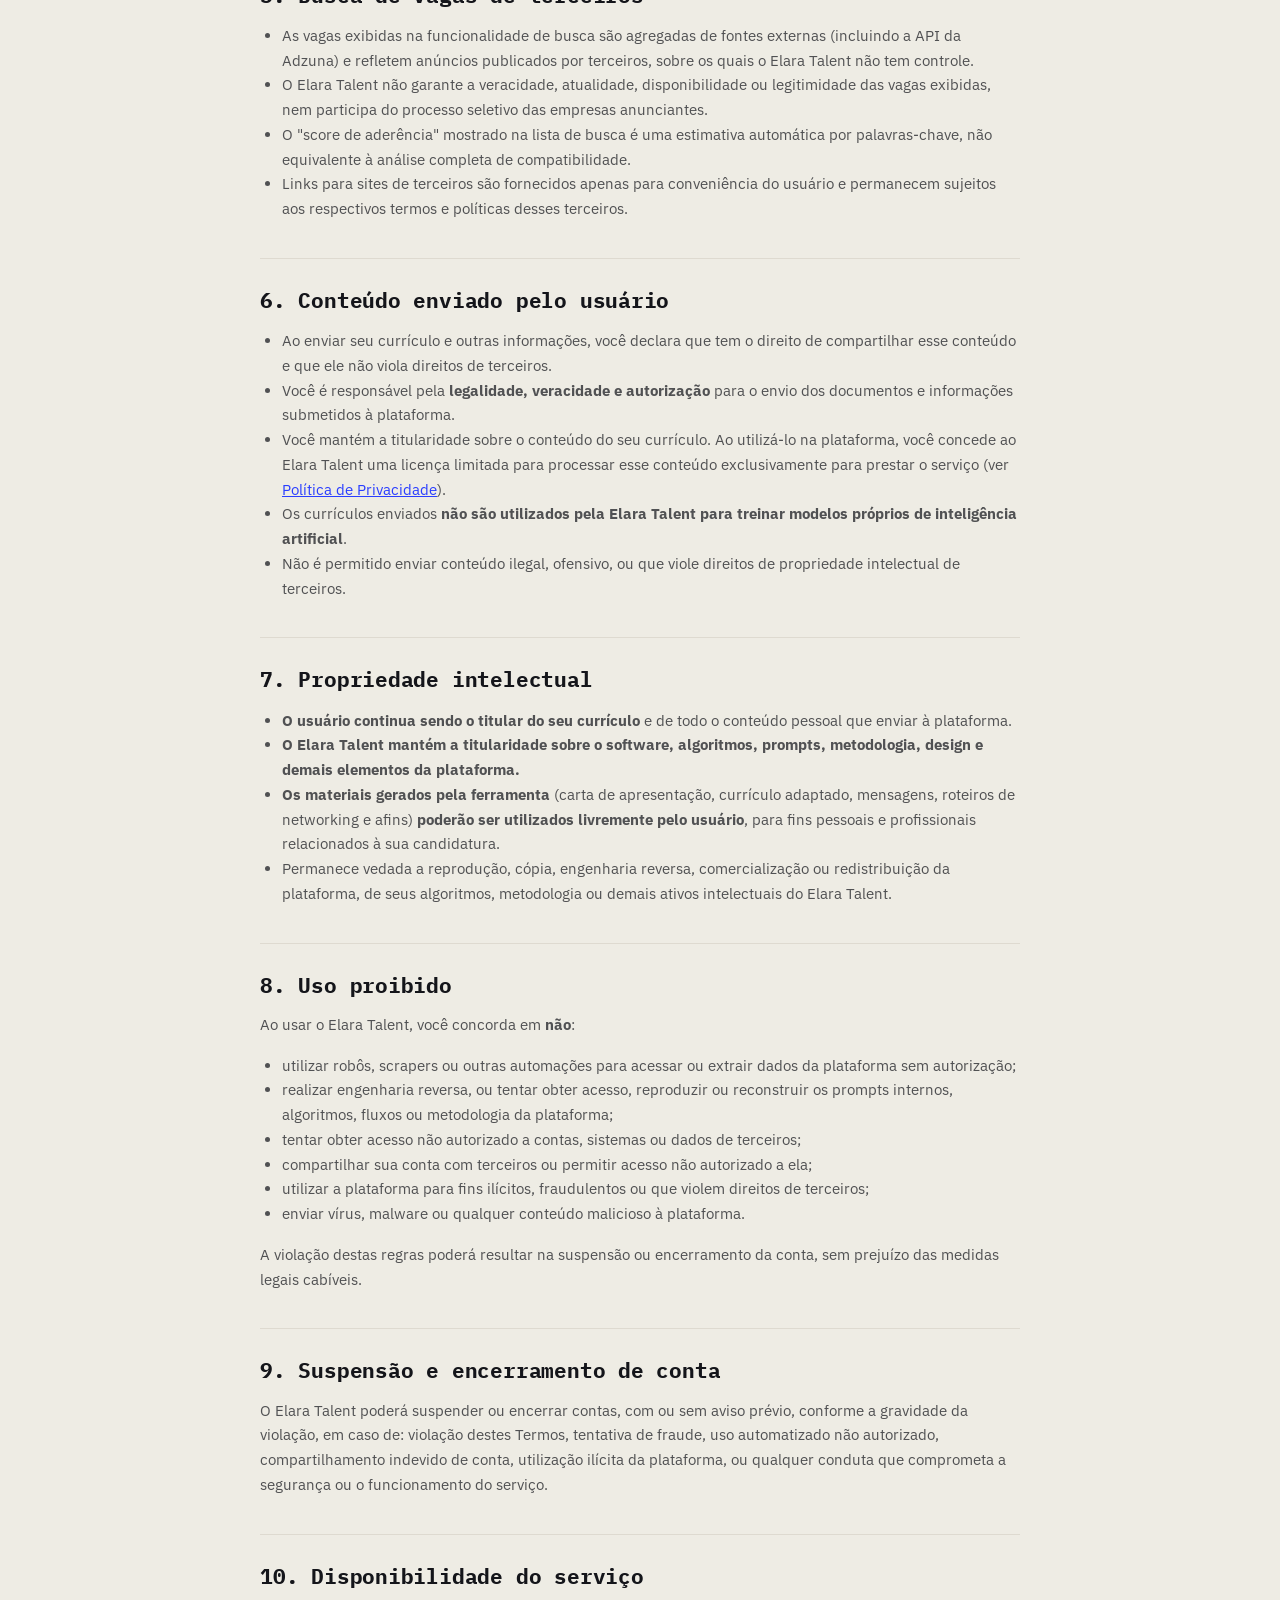
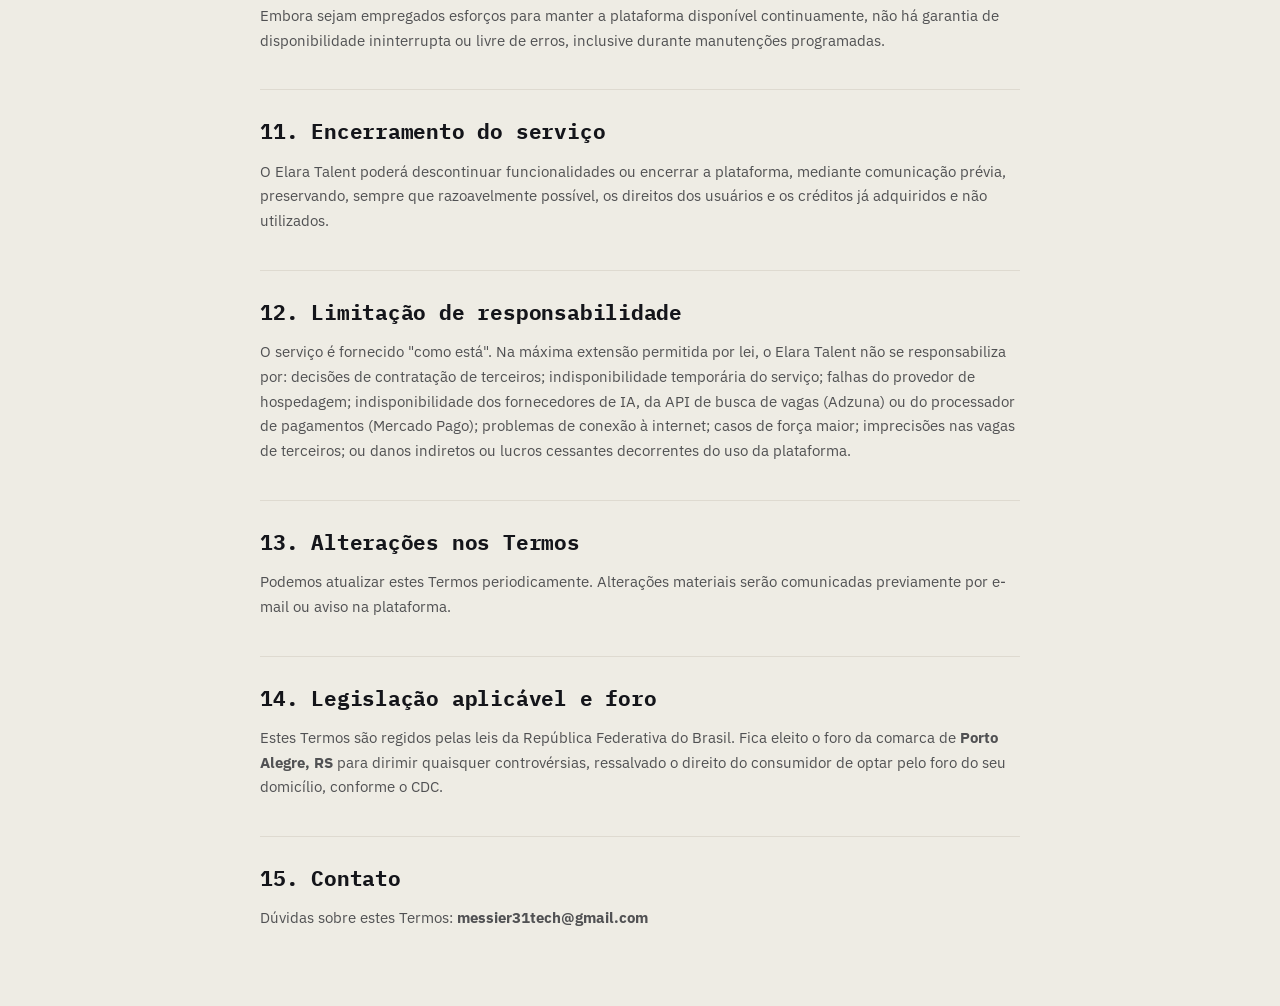
<file: termos.html>
<!doctype html>
<html lang="pt-BR">
  <head>
    <meta charset="utf-8" />
    <meta name="viewport" content="width=device-width, initial-scale=1" />
    <title>Termos de Uso — Elara Talent</title>
    <link rel="preconnect" href="https://fonts.googleapis.com" />
    <link rel="preconnect" href="https://fonts.gstatic.com" crossorigin />
    <link href="https://fonts.googleapis.com/css2?family=IBM+Plex+Mono:wght@400;500;600;700&family=IBM+Plex+Sans:wght@400;500;600;700&display=swap" rel="stylesheet" />
    <link rel="stylesheet" href="styles.css" />
  </head>
  <body>
    <main class="legal-shell legal-page">
      <a class="legal-back" href="/">← Voltar ao Elara Talent</a>

      <h1>Termos de Uso</h1>
      <p class="legal-updated">Última atualização: 17 de julho de 2026</p>

      <h2>1. Sobre o Elara Talent</h2>
      <p>O Elara Talent é uma plataforma online, acessível em elaratalent.com.br, operada por <strong>Rafael Luz</strong>, pessoa física ("nós", "Elara Talent"), que oferece:</p>
      <ul>
        <li>Análise de aderência entre currículos e vagas de emprego, usando inteligência artificial;</li>
        <li>Geração de materiais de candidatura (carta de apresentação, currículo adaptado, mensagens, roteiros de networking);</li>
        <li>Busca de vagas reais compatíveis com o perfil do candidato, agregadas de fontes de terceiros;</li>
        <li>Ferramentas de preparação para entrevistas.</li>
      </ul>
      <p>Ao criar uma conta ou usar o Elara Talent, você concorda com estes Termos de Uso e com a nossa <a href="/privacidade.html">Política de Privacidade</a>.</p>

      <h2>2. Elegibilidade e conta</h2>
      <ul>
        <li>É necessário ter pelo menos 18 anos, ou idade mínima legal aplicável, para criar conta.</li>
        <li>Você é responsável por manter a confidencialidade da sua senha e por toda atividade realizada na sua conta.</li>
        <li>As informações fornecidas no cadastro (nome, e-mail) devem ser verdadeiras e atualizadas.</li>
        <li>Contas são pessoais e intransferíveis — ver seção 9 sobre suspensão e encerramento.</li>
      </ul>

      <h2>3. Créditos e pagamento</h2>
      <ul>
        <li>O Elara Talent oferece um plano gratuito com limite de <strong>2 análises a cada 30 dias</strong>. Além disso, é possível comprar pacotes de créditos pré-pagos (pagamento único, sem assinatura) — cada crédito equivale a uma análise adicional.</li>
        <li>Os pagamentos são processados por um provedor de pagamentos terceiro (Mercado Pago), via redirecionamento para a página de checkout do próprio Mercado Pago. O Elara Talent não armazena dados de cartão de crédito.</li>
        <li>Os preços e quantidades dos pacotes de créditos estão descritos na página de compra e podem ser alterados mediante aviso prévio. Créditos já comprados não são afetados por alterações de preço futuras.</li>
        <li><strong>Os créditos são pessoais e intransferíveis, e não podem ser convertidos em dinheiro.</strong></li>
        <li><strong>Reembolso:</strong> disponível em até <strong>7 dias</strong> após a compra, mediante solicitação pelo canal de contato (seção 15), desde que os créditos ainda não tenham sido utilizados — conforme o direito de arrependimento previsto no art. 49 do Código de Defesa do Consumidor para contratações à distância. Após a utilização de um crédito, considera-se iniciada a prestação do serviço correspondente, o que pode limitar o direito de arrependimento sobre aquele crédito específico.</li>
        <li>Créditos não têm data de expiração, salvo indicação em contrário no momento da compra.</li>
      </ul>

      <h2>4. Uso da inteligência artificial</h2>
      <ul>
        <li>As análises, sugestões e materiais gerados pelo Elara Talent são produzidos com auxílio de modelos de inteligência artificial fornecidos por terceiros, e têm caráter <strong>orientativo</strong>.</li>
        <li>As respostas produzidas por modelos de inteligência artificial são <strong>probabilísticas</strong> e podem conter erros, omissões ou interpretações incorretas. O usuário permanece responsável por revisar todas as informações antes de utilizá-las.</li>
        <li>O Elara Talent não garante resultados específicos em processos seletivos, contratações ou entrevistas. As análises são uma ferramenta de apoio à decisão do candidato, não uma avaliação profissional certificada.</li>
        <li>Você é o único responsável por revisar, validar e decidir se utiliza os materiais e sugestões gerados antes de enviá-los a recrutadores ou empresas.</li>
      </ul>

      <h2>5. Busca de vagas de terceiros</h2>
      <ul>
        <li>As vagas exibidas na funcionalidade de busca são agregadas de fontes externas (incluindo a API da Adzuna) e refletem anúncios publicados por terceiros, sobre os quais o Elara Talent não tem controle.</li>
        <li>O Elara Talent não garante a veracidade, atualidade, disponibilidade ou legitimidade das vagas exibidas, nem participa do processo seletivo das empresas anunciantes.</li>
        <li>O "score de aderência" mostrado na lista de busca é uma estimativa automática por palavras-chave, não equivalente à análise completa de compatibilidade.</li>
        <li>Links para sites de terceiros são fornecidos apenas para conveniência do usuário e permanecem sujeitos aos respectivos termos e políticas desses terceiros.</li>
      </ul>

      <h2>6. Conteúdo enviado pelo usuário</h2>
      <ul>
        <li>Ao enviar seu currículo e outras informações, você declara que tem o direito de compartilhar esse conteúdo e que ele não viola direitos de terceiros.</li>
        <li>Você é responsável pela <strong>legalidade, veracidade e autorização</strong> para o envio dos documentos e informações submetidos à plataforma.</li>
        <li>Você mantém a titularidade sobre o conteúdo do seu currículo. Ao utilizá-lo na plataforma, você concede ao Elara Talent uma licença limitada para processar esse conteúdo exclusivamente para prestar o serviço (ver <a href="/privacidade.html">Política de Privacidade</a>).</li>
        <li>Os currículos enviados <strong>não são utilizados pela Elara Talent para treinar modelos próprios de inteligência artificial</strong>.</li>
        <li>Não é permitido enviar conteúdo ilegal, ofensivo, ou que viole direitos de propriedade intelectual de terceiros.</li>
      </ul>

      <h2>7. Propriedade intelectual</h2>
      <ul>
        <li><strong>O usuário continua sendo o titular do seu currículo</strong> e de todo o conteúdo pessoal que enviar à plataforma.</li>
        <li><strong>O Elara Talent mantém a titularidade sobre o software, algoritmos, prompts, metodologia, design e demais elementos da plataforma.</strong></li>
        <li><strong>Os materiais gerados pela ferramenta</strong> (carta de apresentação, currículo adaptado, mensagens, roteiros de networking e afins) <strong>poderão ser utilizados livremente pelo usuário</strong>, para fins pessoais e profissionais relacionados à sua candidatura.</li>
        <li>Permanece vedada a reprodução, cópia, engenharia reversa, comercialização ou redistribuição da plataforma, de seus algoritmos, metodologia ou demais ativos intelectuais do Elara Talent.</li>
      </ul>

      <h2>8. Uso proibido</h2>
      <p>Ao usar o Elara Talent, você concorda em <strong>não</strong>:</p>
      <ul>
        <li>utilizar robôs, scrapers ou outras automações para acessar ou extrair dados da plataforma sem autorização;</li>
        <li>realizar engenharia reversa, ou tentar obter acesso, reproduzir ou reconstruir os prompts internos, algoritmos, fluxos ou metodologia da plataforma;</li>
        <li>tentar obter acesso não autorizado a contas, sistemas ou dados de terceiros;</li>
        <li>compartilhar sua conta com terceiros ou permitir acesso não autorizado a ela;</li>
        <li>utilizar a plataforma para fins ilícitos, fraudulentos ou que violem direitos de terceiros;</li>
        <li>enviar vírus, malware ou qualquer conteúdo malicioso à plataforma.</li>
      </ul>
      <p>A violação destas regras poderá resultar na suspensão ou encerramento da conta, sem prejuízo das medidas legais cabíveis.</p>

      <h2>9. Suspensão e encerramento de conta</h2>
      <p>O Elara Talent poderá suspender ou encerrar contas, com ou sem aviso prévio, conforme a gravidade da violação, em caso de: violação destes Termos, tentativa de fraude, uso automatizado não autorizado, compartilhamento indevido de conta, utilização ilícita da plataforma, ou qualquer conduta que comprometa a segurança ou o funcionamento do serviço.</p>

      <h2>10. Disponibilidade do serviço</h2>
      <p>Embora sejam empregados esforços para manter a plataforma disponível continuamente, não há garantia de disponibilidade ininterrupta ou livre de erros, inclusive durante manutenções programadas.</p>

      <h2>11. Encerramento do serviço</h2>
      <p>O Elara Talent poderá descontinuar funcionalidades ou encerrar a plataforma, mediante comunicação prévia, preservando, sempre que razoavelmente possível, os direitos dos usuários e os créditos já adquiridos e não utilizados.</p>

      <h2>12. Limitação de responsabilidade</h2>
      <p>O serviço é fornecido "como está". Na máxima extensão permitida por lei, o Elara Talent não se responsabiliza por: decisões de contratação de terceiros; indisponibilidade temporária do serviço; falhas do provedor de hospedagem; indisponibilidade dos fornecedores de IA, da API de busca de vagas (Adzuna) ou do processador de pagamentos (Mercado Pago); problemas de conexão à internet; casos de força maior; imprecisões nas vagas de terceiros; ou danos indiretos ou lucros cessantes decorrentes do uso da plataforma.</p>

      <h2>13. Alterações nos Termos</h2>
      <p>Podemos atualizar estes Termos periodicamente. Alterações materiais serão comunicadas previamente por e-mail ou aviso na plataforma.</p>

      <h2>14. Legislação aplicável e foro</h2>
      <p>Estes Termos são regidos pelas leis da República Federativa do Brasil. Fica eleito o foro da comarca de <strong>Porto Alegre, RS</strong> para dirimir quaisquer controvérsias, ressalvado o direito do consumidor de optar pelo foro do seu domicílio, conforme o CDC.</p>

      <h2>15. Contato</h2>
      <p>Dúvidas sobre estes Termos: <strong>messier31tech@gmail.com</strong></p>
    </main>
  </body>
</html>
</file>
<file: styles.css>
:root {
  --ink: #14151a;
  --ink-rgb: 20, 21, 26;
  --paper: #eeece4;
  --chalk: #ffffff;
  --moss: #14151a;
  --mint: #dde3ff;
  --copper: #c1401f;
  --copper-rgb: 193, 64, 31;
  --plum: #2a3eff;
  --plum-rgb: 42, 62, 255;
  --plum-deep: #1c2bcc;
  --plum-gradient-end: #1c2bcc;
  --blue: #2a3eff;
  --line: #dedad0;
  --error-bg: #fdf0ee;
  --error-text: #8a2a13;
}

@media (prefers-color-scheme: dark) {
  :root {
    --ink: #e8e6e0;
    --ink-rgb: 232, 230, 224;
    --paper: #1b1c21;
    --chalk: #24262e;
    --moss: #e8e6e0;
    --mint: #262b4a;
    --copper: #ff7a52;
    --copper-rgb: 255, 122, 82;
    --plum: #7c8cff;
    --plum-rgb: 124, 140, 255;
    --plum-deep: #aeb8ff;
    --plum-gradient-end: #171f66;
    --blue: #7c8cff;
    --line: #34363f;
    --error-bg: rgba(255, 122, 82, 0.14);
    --error-text: #ffb199;
  }
}

* {
  box-sizing: border-box;
}

html {
  scroll-behavior: smooth;
}

body {
  margin: 0;
  background: var(--paper);
  color: var(--ink);
  font-family: "IBM Plex Sans", ui-sans-serif, system-ui, -apple-system, "Segoe UI", sans-serif;
}

button,
a,
label {
  -webkit-tap-highlight-color: transparent;
}

.shell {
  width: min(1220px, calc(100% - 32px));
  margin: 0 auto;
  padding: 18px 0 42px;
}

.topbar,
.hero,
.panel,
.metrics article {
  border: 1px solid var(--line);
  background: var(--chalk);
  border-radius: 3px;
  box-shadow: none;
}

.topbar {
  display: flex;
  align-items: center;
  justify-content: space-between;
  gap: 18px;
  padding: 14px;
}

.brand {
  display: flex;
  align-items: center;
  gap: 12px;
}

.brand strong,
h1,
h2,
.radar strong,
.metrics strong {
  font-family: "IBM Plex Mono", ui-monospace, monospace;
  font-weight: 700;
}

.brand small,
.eyebrow,
.metrics small {
  color: rgba(var(--ink-rgb), 0.62);
}

.mark {
  display: grid;
  width: 42px;
  height: 42px;
  place-items: center;
  border-radius: 3px;
  background: linear-gradient(135deg, var(--plum), var(--plum-gradient-end));
  color: #ffffff;
  font-family: "IBM Plex Mono", ui-monospace, monospace;
  font-weight: 800;
  font-size: 15px;
  letter-spacing: -0.5px;
}

nav {
  display: flex;
  gap: 4px;
}

nav a {
  color: rgba(var(--ink-rgb), 0.72);
  padding: 10px 12px;
  text-decoration: none;
  border-radius: 3px;
}

nav a:hover {
  background: rgba(var(--plum-rgb), 0.1);
  color: var(--plum);
}

button,
.actions label {
  border: 0;
  border-radius: 3px;
  background: var(--plum);
  color: #ffffff;
  padding: 12px 16px;
  font-weight: 700;
  cursor: pointer;
}

.hero {
  display: grid;
  grid-template-columns: 1.1fr 0.9fr;
  gap: 34px;
  align-items: center;
  margin-top: 18px;
  padding: 30px;
}

.badges,
.actions,
.kit {
  display: flex;
  flex-wrap: wrap;
  gap: 10px;
}

.badges span,
.kit span {
  border: 1px solid var(--line);
  border-radius: 999px;
  background: var(--paper);
  padding: 8px 12px;
  font-family: "IBM Plex Mono", ui-monospace, monospace;
  font-size: 12px;
  font-weight: 600;
}

.badges span:nth-child(1) {
  border-color: rgba(var(--ink-rgb), 0.35);
  background: rgba(var(--ink-rgb), 0.06);
  color: var(--ink);
}

.badges span:nth-child(2) {
  border-color: rgba(var(--plum-rgb), 0.35);
  background: rgba(var(--plum-rgb), 0.1);
  color: var(--plum-deep);
}

.badges span:nth-child(3) {
  border-color: rgba(var(--plum-rgb), 0.25);
  background: rgba(var(--plum-rgb), 0.06);
  color: var(--plum-deep);
}

h1 {
  max-width: 720px;
  margin: 26px 0 16px;
  font-size: clamp(34px, 5.4vw, 60px);
  line-height: 1.02;
  letter-spacing: -0.01em;
}

h2 {
  margin: 4px 0 18px;
  font-size: clamp(21px, 2.6vw, 28px);
  line-height: 1.15;
  letter-spacing: -0.01em;
}

p,
li {
  color: rgba(var(--ink-rgb), 0.72);
  line-height: 1.65;
}

.actions {
  margin-top: 26px;
}

.actions label {
  display: grid;
  min-width: 220px;
  gap: 2px;
  background: var(--ink);
}

.actions input {
  display: none;
}

.actions small {
  color: rgba(255, 255, 255, 0.72);
  font-weight: 500;
}

.secondary {
  background: var(--chalk);
  color: var(--plum);
  border: 1px solid rgba(var(--plum-rgb), 0.35);
}

.radar {
  display: grid;
  place-items: center;
}

.ring {
  position: relative;
  display: grid;
  width: min(320px, 78vw);
  place-items: center;
  text-align: center;
  padding: 34px 26px;
  border-radius: 4px;
  border: 4px solid var(--ink);
  background: #ffffff;
  transform: rotate(-3deg);
  box-shadow: 9px 9px 0 var(--ink);
}

.ring strong {
  display: block;
  color: var(--plum);
  font-size: clamp(64px, 12vw, 92px);
  line-height: 1;
}

.ring small {
  font-family: "IBM Plex Mono", ui-monospace, monospace;
  color: #14151a;
  font-weight: 700;
  text-transform: uppercase;
  letter-spacing: 0.06em;
}

.ring span {
  max-width: 190px;
  color: rgba(20, 21, 26, 0.72);
  font-weight: 500;
}

.metrics,
.grid {
  display: grid;
  gap: 18px;
  margin-top: 18px;
}

.workspace {
  display: grid;
  grid-template-columns: minmax(0, 1fr) minmax(0, 1fr) 0.75fr;
  gap: 18px;
  margin-top: 18px;
}

.input-panel {
  display: grid;
  gap: 12px;
}

textarea {
  width: 100%;
  resize: vertical;
  border: 1px solid var(--line);
  border-radius: 3px;
  background: var(--paper);
  color: var(--ink);
  font: inherit;
  line-height: 1.55;
  padding: 14px;
}

textarea:focus,
button:focus,
a:focus {
  outline: 3px solid rgba(var(--plum-rgb), 0.28);
  outline-offset: 2px;
}

.command-panel {
  display: flex;
  flex-direction: column;
  justify-content: space-between;
  gap: 14px;
}

.button-stack {
  display: grid;
  gap: 10px;
}

.url-row {
  display: flex;
  gap: 8px;
  margin-bottom: 8px;
}

.url-row input[type="url"] {
  flex: 1;
  padding: 8px 12px;
  border: 1.5px solid var(--line);
  border-radius: 3px;
  font-size: 13px;
  background: var(--chalk);
  color: var(--ink);
  outline: none;
}

.url-row input[type="url"]:focus {
  border-color: var(--plum);
}

.url-hint {
  margin: 0 0 8px;
  font-size: 12px;
  color: rgba(var(--ink-rgb), 0.45);
}

.job-image-upload {
  display: inline-block;
  margin-top: 8px;
}
.job-image-upload span {
  display: inline-block;
  border-radius: 3px;
  padding: 10px 16px;
  font-weight: 700;
  cursor: pointer;
  background: var(--chalk);
  color: var(--plum);
  border: 1px solid rgba(var(--plum-rgb), 0.35);
}

.metrics {
  grid-template-columns: repeat(4, 1fr);
}

.metrics article,
.panel {
  padding: 22px;
}

.metrics strong {
  display: block;
  margin-top: 8px;
  font-size: 38px;
}

.metrics span {
  color: var(--plum);
  font-weight: 700;
}

.two {
  grid-template-columns: repeat(2, 1fr);
}

.three {
  grid-template-columns: repeat(3, 1fr);
}

.eyebrow {
  margin: 0;
  font-family: "IBM Plex Mono", ui-monospace, monospace;
  font-size: 12px;
  font-weight: 600;
  text-transform: uppercase;
  letter-spacing: 0.04em;
}

.example-badge {
  display: inline-block;
  vertical-align: middle;
  margin-left: 8px;
  padding: 3px 9px;
  border-radius: 999px;
  background: rgba(var(--ink-rgb), 0.08);
  color: rgba(var(--ink-rgb), 0.55);
  font-family: "IBM Plex Mono", ui-monospace, monospace;
  font-size: 10px;
  font-weight: 700;
  text-transform: uppercase;
  letter-spacing: 0.04em;
}

.ring .example-badge {
  position: absolute;
  top: 16px;
  left: 50%;
  transform: translateX(-50%);
  margin-left: 0;
  background: rgba(20, 21, 26, 0.12);
  color: rgba(20, 21, 26, 0.6);
}

.section-hint {
  margin: 0 0 12px;
  font-size: 13px;
  color: rgba(var(--ink-rgb), 0.55);
  line-height: 1.5;
}

.bars {
  display: grid;
  gap: 18px;
}

.bars span {
  display: grid;
  grid-template-columns: 1fr auto;
  gap: 8px;
}

.bars span::after {
  grid-column: 1 / -1;
  content: "";
  height: 8px;
  border-radius: 2px;
  background: linear-gradient(90deg, var(--plum) 0 calc(var(--v) * 0.55), var(--ink) calc(var(--v) * 0.55) var(--v), var(--line) var(--v) 100%);
}

.bars i {
  font-family: "IBM Plex Mono", ui-monospace, monospace;
  font-weight: 600;
  font-style: normal;
}

.probabilities {
  display: grid;
  gap: 12px;
}

.probabilities div {
  border: 1px solid var(--line);
  border-radius: 3px;
  background: var(--paper);
  padding: 14px;
}

.probabilities strong {
  display: inline-block;
  min-width: 58px;
  font-family: "IBM Plex Mono", ui-monospace, monospace;
  color: var(--plum);
}

.probabilities span {
  font-weight: 700;
}

.probabilities small {
  display: block;
  margin-top: 6px;
  color: rgba(var(--ink-rgb), 0.62);
}

.objections,
.ats-plan,
.history-list {
  display: grid;
  gap: 12px;
}

.objections article,
.history-list article {
  border: 1px solid var(--line);
  border-radius: 3px;
  background: var(--paper);
  padding: 14px;
}

.objections strong,
.history-list strong {
  display: block;
}

.objections span,
.history-list span {
  display: inline-block;
  margin-top: 8px;
  border-radius: 999px;
  background: var(--mint);
  color: var(--ink);
  padding: 5px 9px;
  font-family: "IBM Plex Mono", ui-monospace, monospace;
  font-size: 11px;
  font-weight: 700;
}

.job-results-list {
  display: grid;
  gap: 12px;
}

.job-results-list article {
  border: 1px solid var(--line);
  border-radius: 3px;
  background: var(--paper);
  padding: 14px;
  display: grid;
  gap: 6px;
}

.job-results-list strong {
  display: block;
}

.job-results-list .job-meta {
  font-size: 13px;
  color: rgba(var(--ink-rgb), 0.62);
}

.job-results-list .job-score {
  display: inline-block;
  border-radius: 999px;
  background: var(--mint);
  color: var(--ink);
  padding: 4px 9px;
  font-family: "IBM Plex Mono", ui-monospace, monospace;
  font-size: 11px;
  font-weight: 700;
  width: fit-content;
}

.job-results-list .job-actions {
  display: flex;
  gap: 8px;
  margin-top: 4px;
}

.objections p {
  margin-bottom: 0;
  font-size: 14px;
}

.ats-plan span {
  display: block;
  border-left: 3px solid var(--plum);
  border-radius: 2px;
  background: var(--paper);
  padding: 12px 14px;
  color: rgba(var(--ink-rgb), 0.76);
}

ul,
ol {
  padding-left: 21px;
}

.copper {
  border-color: rgba(var(--copper-rgb), 0.4);
}

.copilot {
  display: grid;
  grid-template-columns: 0.45fr 1fr;
  align-items: center;
  gap: 24px;
}

.materials {
  grid-column: 1 / -1;
  display: grid;
  grid-template-columns: repeat(3, 1fr);
  gap: 12px;
}

.materials article {
  border: 1px solid var(--line);
  border-radius: 3px;
  background: var(--chalk);
  padding: 14px;
}

.materials p {
  margin-bottom: 0;
  font-size: 14px;
}

.history-panel {
  display: grid;
  grid-template-columns: 0.35fr 1fr;
  gap: 24px;
  margin-top: 18px;
}

/* Modal base */
.modal-overlay {
  display: none;
  position: fixed;
  inset: 0;
  background: rgba(10, 11, 14, 0.6);
  z-index: 100;
  align-items: center;
  justify-content: center;
  padding: 16px;
}
.modal-overlay.open { display: flex; }
.modal {
  background: var(--chalk);
  color: var(--ink);
  border-radius: 4px;
  padding: 32px;
  width: 100%;
  max-width: 420px;
  border: 1px solid var(--line);
  box-shadow: 12px 12px 0 rgba(var(--ink-rgb), 0.08);
}
.modal h2 { margin: 0 0 20px; font-size: 22px; }
.modal input[type="email"],
.modal input[type="password"],
.modal input[type="text"] {
  display: block;
  width: 100%;
  padding: 11px 14px;
  border: 1px solid var(--line);
  border-radius: 3px;
  background: var(--paper);
  color: var(--ink);
  font: inherit;
  margin-bottom: 12px;
  box-sizing: border-box;
}
.modal input:focus { outline: 3px solid rgba(var(--plum-rgb), 0.28); }
.modal button.primary {
  width: 100%;
  padding: 13px;
  font-size: 15px;
  margin-top: 4px;
}
.modal .switch-link {
  margin-top: 14px;
  text-align: center;
  font-size: 13px;
  color: rgba(var(--ink-rgb), 0.62);
}
.modal .switch-link a { color: var(--plum); cursor: pointer; }
.terms-checkbox {
  display: flex;
  align-items: flex-start;
  gap: 8px;
  margin-bottom: 14px;
  font-size: 13px;
  line-height: 1.4;
  color: rgba(var(--ink-rgb), 0.75);
  cursor: pointer;
}
.terms-checkbox input[type="checkbox"] {
  margin: 2px 0 0;
  flex-shrink: 0;
  width: 15px;
  height: 15px;
}
.terms-checkbox a { color: var(--plum); }
.modal-error {
  background: var(--error-bg);
  color: var(--error-text);
  border-radius: 3px;
  padding: 9px 12px;
  font-size: 13px;
  margin-bottom: 12px;
  display: none;
}
.modal-close {
  float: right;
  background: none;
  border: none;
  font-size: 20px;
  cursor: pointer;
  color: rgba(var(--ink-rgb), 0.55);
  padding: 0;
  line-height: 1;
  margin-top: -4px;
}

/* Upgrade modal */
.plan-cards { display: grid; gap: 10px; margin: 18px 0; }
.plan-card {
  border: 1px solid var(--line);
  border-radius: 3px;
  padding: 14px 16px;
  cursor: pointer;
  transition: border-color 0.15s;
}
.plan-card:hover { border-color: var(--plum); }
.plan-card.selected { border: 2px solid var(--plum); background: rgba(var(--plum-rgb), 0.07); }
.plan-card strong { display: block; font-size: 15px; }
.plan-card span { font-size: 13px; color: rgba(var(--ink-rgb), 0.62); }
.plan-card .price { float: right; font-weight: 700; color: var(--plum); }

/* User bar */
.user-bar {
  display: flex;
  align-items: center;
  gap: 10px;
  font-size: 13px;
}
.plan-badge {
  border-radius: 999px;
  padding: 3px 10px;
  font-family: "IBM Plex Mono", ui-monospace, monospace;
  font-size: 11px;
  font-weight: 700;
  background: rgba(var(--plum-rgb), 0.14);
  color: var(--plum-deep);
}
.plan-badge.premium {
  background: var(--mint);
  color: var(--ink);
}
.usage-counter {
  font-size: 12px;
  color: rgba(var(--ink-rgb), 0.55);
}
.btn-logout {
  background: none;
  border: 1px solid var(--line);
  color: rgba(var(--ink-rgb), 0.72);
  padding: 6px 12px;
  font-size: 12px;
  font-weight: 600;
  border-radius: 3px;
  cursor: pointer;
}
.btn-upgrade {
  background: var(--plum);
  color: #fff;
  border: none;
  padding: 7px 14px;
  font-size: 12px;
  font-weight: 700;
  border-radius: 3px;
  cursor: pointer;
}

/* Paywall banner */
.paywall-banner {
  display: none;
  background: rgba(var(--copper-rgb), 0.06);
  border: 1px solid rgba(var(--copper-rgb), 0.3);
  border-radius: 3px;
  padding: 18px 22px;
  margin-top: 18px;
  text-align: center;
}
.paywall-banner.show { display: block; }
.paywall-banner p { margin: 0 0 12px; color: rgba(var(--ink-rgb), 0.8); }
.paywall-banner button { padding: 11px 24px; }

/* PII detection banner */
.pii-banner {
  background: rgba(var(--copper-rgb), 0.06);
  border: 1px solid rgba(var(--copper-rgb), 0.35);
  border-radius: 3px;
  padding: 14px 16px;
  margin-top: 12px;
}
.pii-banner p {
  margin: 0 0 10px;
  font-size: 13px;
  color: rgba(var(--ink-rgb), 0.85);
}
.pii-banner-actions {
  display: flex;
  gap: 8px;
}

/* Loading state */
button.loading { opacity: 0.6; pointer-events: none; }

@media (max-width: 860px) {
  nav {
    display: none;
  }

  .hero,
  .two,
  .three,
  .copilot,
  .workspace,
  .materials,
  .history-panel {
    grid-template-columns: 1fr;
  }

  .metrics {
    grid-template-columns: repeat(2, 1fr);
  }
}

@media (max-width: 560px) {
  .shell {
    width: min(100% - 20px, 1220px);
  }

  .topbar {
    align-items: stretch;
    flex-direction: column;
  }

  .topbar button {
    width: 100%;
  }

  .hero,
  .panel,
  .metrics article {
    padding: 16px;
  }

  .metrics {
    grid-template-columns: 1fr;
  }
}

/* Páginas legais (Termos de Uso, Política de Privacidade) */
.legal-shell {
  width: min(760px, calc(100% - 32px));
  margin: 0 auto;
  padding: 32px 0 60px;
}

.legal-back {
  display: inline-block;
  margin-bottom: 24px;
  color: var(--plum);
  text-decoration: none;
  font-size: 14px;
  font-weight: 600;
}
.legal-back:hover {
  text-decoration: underline;
}

.legal-page h1 {
  max-width: none;
  margin: 0 0 6px;
  font-size: clamp(28px, 4.4vw, 38px);
  line-height: 1.1;
}

.legal-page .legal-updated {
  color: rgba(var(--ink-rgb), 0.55);
  font-size: 13px;
  margin: 0 0 32px;
}

.legal-page h2 {
  margin: 36px 0 12px;
  font-size: clamp(18px, 2.2vw, 21px);
  line-height: 1.25;
  border-top: 1px solid var(--line);
  padding-top: 28px;
}

.legal-page h2:first-of-type {
  border-top: none;
  padding-top: 0;
}

.legal-page p,
.legal-page li {
  font-size: 15px;
}

.legal-page ul {
  padding-left: 22px;
}

.legal-page table {
  width: 100%;
  border-collapse: collapse;
  margin: 12px 0;
  font-size: 14px;
}

.legal-page th,
.legal-page td {
  border: 1px solid var(--line);
  padding: 10px 12px;
  text-align: left;
  vertical-align: top;
}

.legal-page th {
  background: var(--paper);
  font-weight: 700;
}

.legal-page a {
  color: var(--plum);
}

.legal-note {
  background: var(--paper);
  border: 1px solid var(--line);
  border-radius: 3px;
  padding: 14px 16px;
  font-size: 13px;
  color: rgba(var(--ink-rgb), 0.7);
  margin: 12px 0;
}

/* Consulta ao Rol da ANS */
.rol-shell {
  width: min(880px, calc(100% - 32px));
}

.rol-disclaimer {
  background: rgba(var(--copper-rgb), 0.06);
  border: 1px solid rgba(var(--copper-rgb), 0.3);
  border-radius: 3px;
  padding: 16px 18px;
  margin: 20px 0 28px;
}
.rol-disclaimer p {
  margin: 0 0 10px;
  font-size: 13.5px;
  color: rgba(var(--ink-rgb), 0.85);
}
.rol-disclaimer p:last-child {
  margin-bottom: 0;
}
.rol-disclaimer a {
  color: var(--plum);
}

.rol-search-box input {
  width: 100%;
  border: 1.5px solid var(--line);
  border-radius: 3px;
  padding: 14px 16px;
  font-family: inherit;
  font-size: 15px;
  background: var(--chalk);
  color: var(--ink);
}
.rol-search-box input:focus {
  outline: 3px solid rgba(var(--plum-rgb), 0.28);
  border-color: var(--plum);
}

.rol-hint {
  margin: 14px 0 10px;
  font-size: 13px;
  color: rgba(var(--ink-rgb), 0.55);
}

.rol-results {
  display: grid;
  grid-template-columns: repeat(auto-fill, minmax(260px, 1fr));
  gap: 12px;
}

.rol-card {
  border: 1px solid var(--line);
  border-radius: 3px;
  background: var(--chalk);
  padding: 16px 18px;
}

.rol-card-head {
  display: flex;
  flex-wrap: wrap;
  align-items: center;
  justify-content: space-between;
  gap: 8px;
  margin-bottom: 8px;
}
.rol-card-head strong {
  font-size: 15px;
  line-height: 1.3;
}

.rol-status-badge {
  display: inline-block;
  padding: 3px 10px;
  border-radius: 999px;
  font-size: 11px;
  font-weight: 600;
  white-space: nowrap;
}
.rol-status-badge.status-coberto {
  background: rgba(var(--plum-rgb), 0.1);
  color: var(--plum-deep);
  border: 1px solid rgba(var(--plum-rgb), 0.3);
}
.rol-status-badge.status-condicional {
  background: rgba(var(--ink-rgb), 0.06);
  color: rgba(var(--ink-rgb), 0.75);
  border: 1px solid rgba(var(--ink-rgb), 0.25);
}
.rol-status-badge.status-nao-coberto {
  background: rgba(var(--copper-rgb), 0.08);
  color: var(--copper);
  border: 1px solid rgba(var(--copper-rgb), 0.3);
}
.rol-status-badge.status-controverso {
  background: rgba(var(--ink-rgb), 0.06);
  color: rgba(var(--ink-rgb), 0.75);
  border: 1px dashed rgba(var(--ink-rgb), 0.3);
}

.rol-card-category {
  margin: 0 0 6px;
  font-size: 12px;
  text-transform: uppercase;
  letter-spacing: 0.03em;
  color: rgba(var(--ink-rgb), 0.5);
}

.rol-card-note {
  margin: 0;
  font-size: 13.5px;
  color: rgba(var(--ink-rgb), 0.75);
}

.rol-empty {
  grid-column: 1 / -1;
  border: 1px dashed var(--line);
  border-radius: 3px;
  padding: 20px;
  font-size: 14px;
  color: rgba(var(--ink-rgb), 0.7);
}
.rol-empty p {
  margin: 0 0 8px;
}
.rol-empty p:last-child {
  margin-bottom: 0;
}
.rol-empty a {
  color: var(--plum);
}

/* Rodapé do site */
.site-footer {
  width: min(1220px, calc(100% - 32px));
  margin: 40px auto 0;
  padding: 24px 0;
  border-top: 1px solid var(--line);
  display: flex;
  justify-content: space-between;
  align-items: center;
  flex-wrap: wrap;
  gap: 12px;
  font-size: 13px;
  color: rgba(var(--ink-rgb), 0.55);
}

.site-footer nav {
  display: flex;
  gap: 18px;
}

.site-footer a {
  color: rgba(var(--ink-rgb), 0.55);
  text-decoration: none;
}
.site-footer a:hover {
  color: var(--ink);
  text-decoration: underline;
}
</file>
